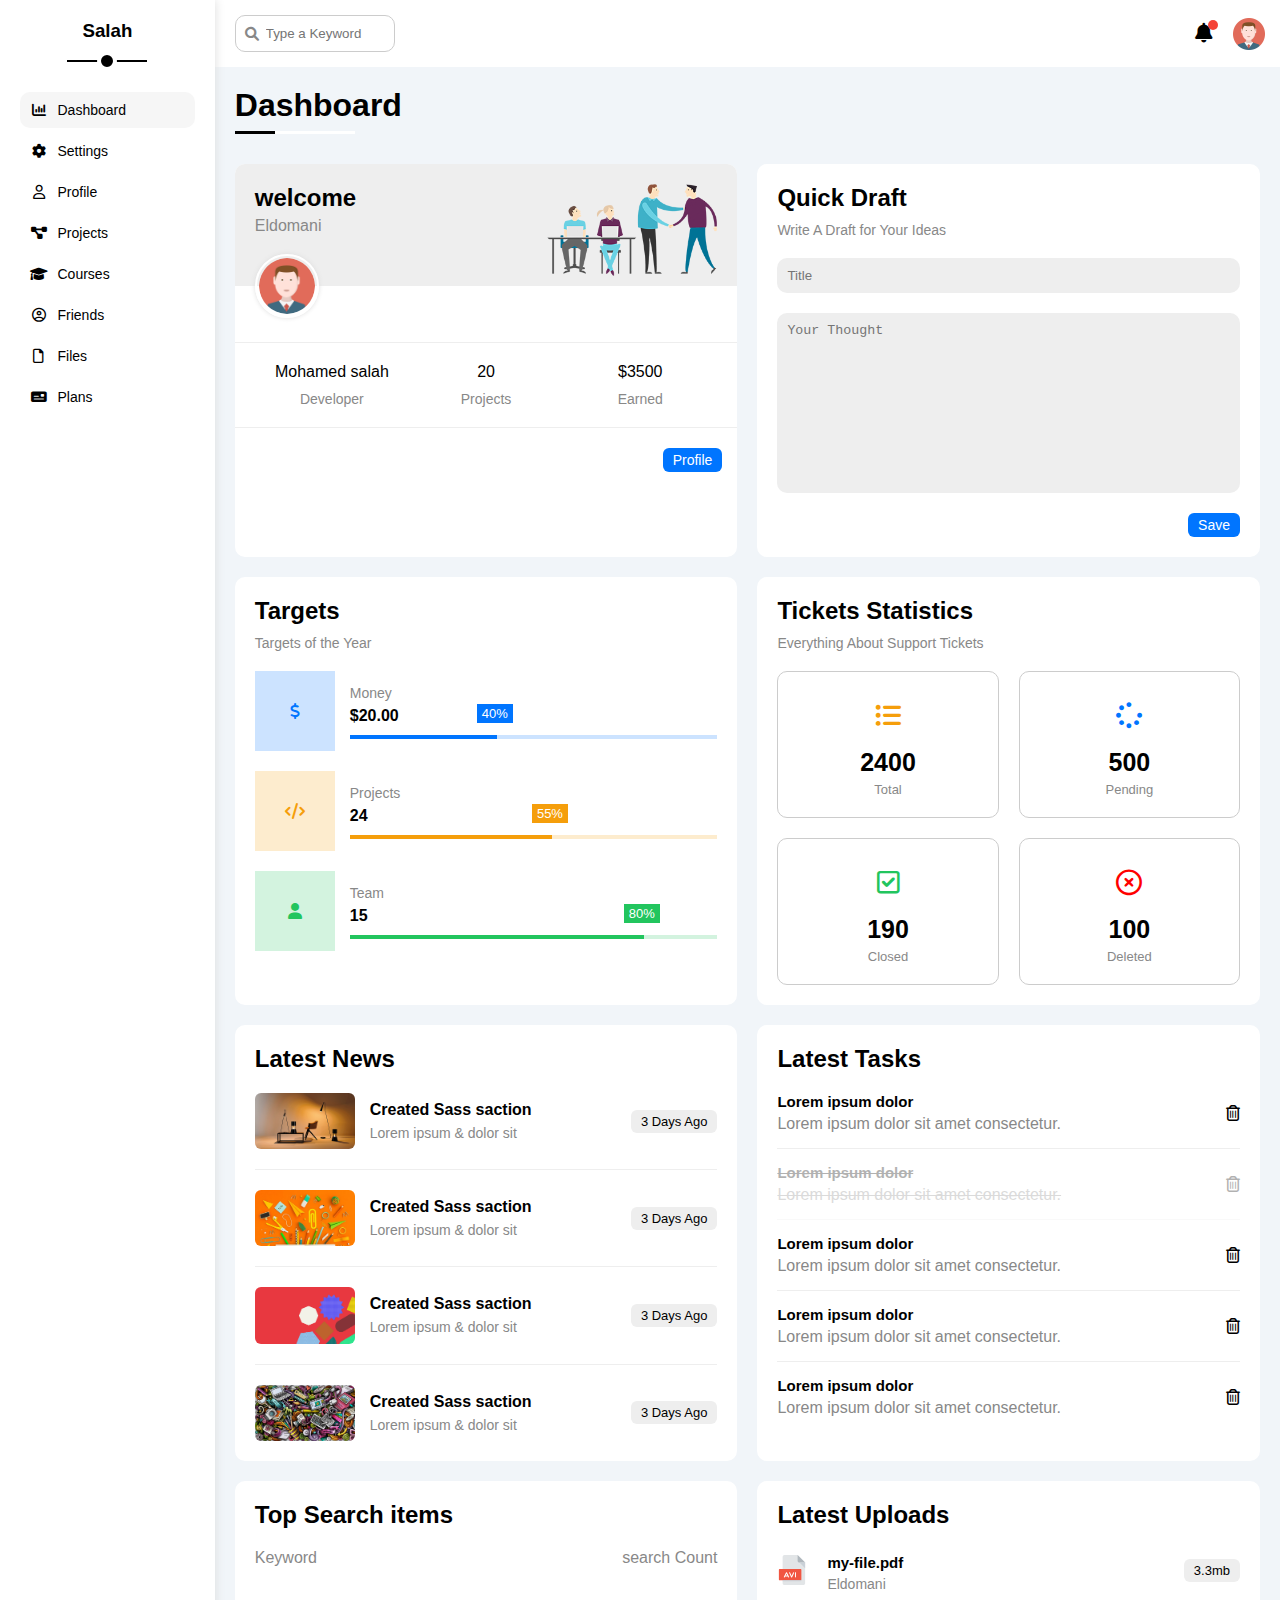
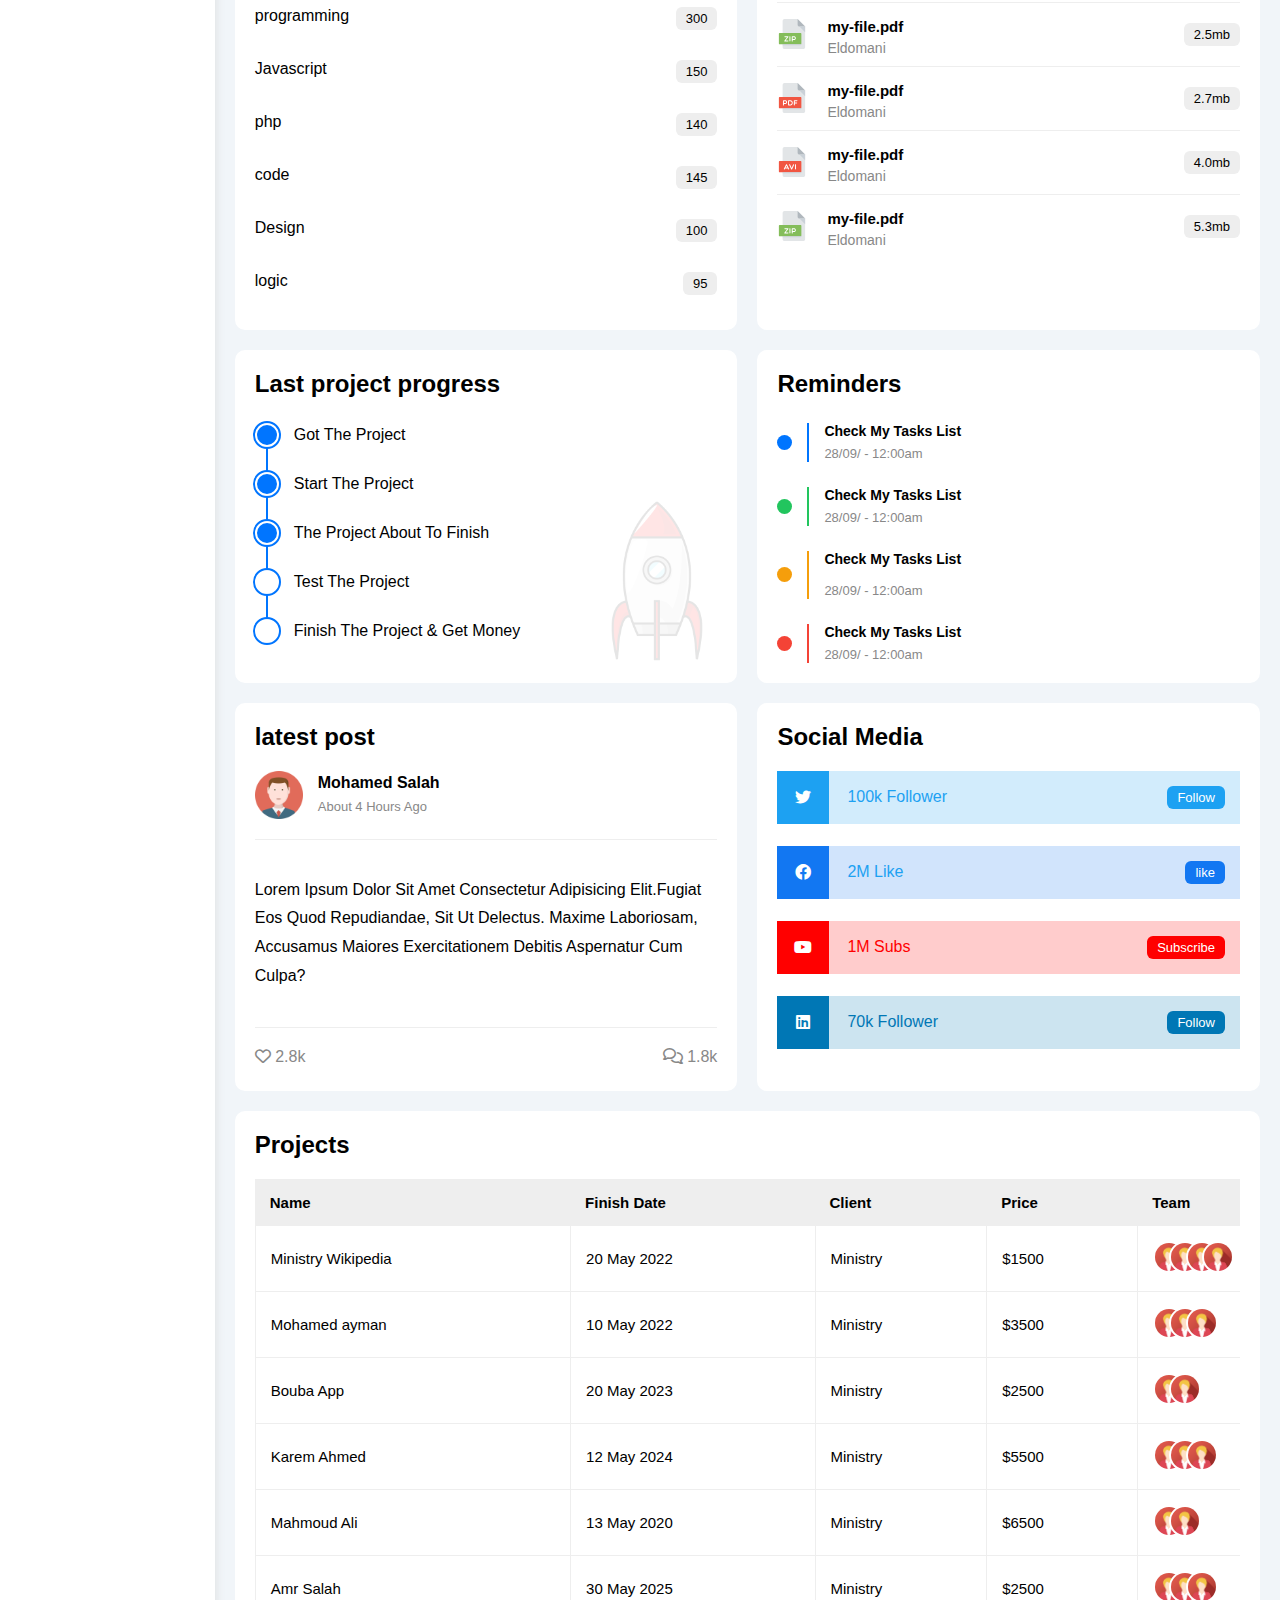
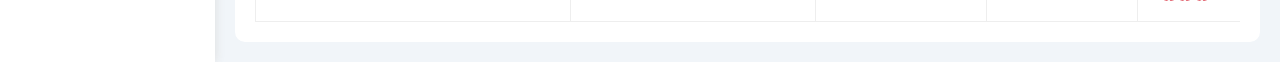
<file: index.html>
<!DOCTYPE html>
<html lang="en">
  <head>
    <meta charset="UTF-8" />
    <meta http-equiv="X-UA-Compatible" content="IE=edge" />
    <meta name="viewport" content="width=device-width, initial-scale=1.0" />
    <title>dash board</title>
    <link rel="stylesheet" href="mastar.css" />
    <link rel="stylesheet" href="Fremwork.css" />
    <link rel="preconnect" href="https://fonts.googleapis.com" />
    <link rel="preconnect" href="https://fonts.gstatic.com" crossorigin />
    <link
      href="https://fonts.googleapis.com/css2?family=Work+Sans:ital,wght@0,200;0,300;0,400;0,500;0,600;0,800;1,700&display=swap"
      rel="stylesheet"
    />
    <link
      rel="stylesheet"
      href="https://cdnjs.cloudflare.com/ajax/libs/font-awesome/6.0.0/css/all.min.css"
    />
  </head>
  <body>
    <div class="page d-flex">
      <div class="sidebar bg-white p-20 p-relative">
        <h3 class="p-relative txt-c mt-0">Salah</h3>
        <ul>
          <li>
            <a
              class="active d-flex align-centar fs-14 c-black rad-6 p-10"
              href="index.html"
            >
              <i class="fa-solid fa-chart-column fa-fw"></i>
              <span>Dashboard</span>
            </a>
          </li>
          <li>
            <a
              class="d-flex align-centar fs-14 c-black rad-6 p-10"
              href="seteing.html"
            >
              <i class="fa-solid fa-gear fa-fw"></i>
              <span>Settings</span>
            </a>
          </li>
          <li>
            <a
              class="d-flex align-centar fs-14 c-black rad-6 p-10"
              href="Profile.html"
            >
              <i class="fa-regular fa-user fa-fw"></i>
              <span>Profile</span>
            </a>
          </li>
          <li>
            <a
              class="d-flex align-centar fs-14 c-black rad-6 p-10"
              href="projects.html"
            >
              <i class="fa-solid fa-diagram-project fa-fw"></i>
              <span>Projects</span>
            </a>
          </li>
          <li>
            <a
              class="d-flex align-centar fs-14 c-black rad-6 p-10"
              href="Courses.html"
            >
              <i class="fa-solid fa-graduation-cap fa-fw"></i>
              <span>Courses</span>
            </a>
          </li>
          <li>
            <a
              class="d-flex align-centar fs-14 c-black rad-6 p-10"
              href="Friends.html"
            >
              <i class="fa-regular fa-circle-user fa-fw"></i>
              <span>Friends</span>
            </a>
          </li>
          <li>
            <a
              class="d-flex align-centar fs-14 c-black rad-6 p-10"
              href="Fies.html"
            >
              <i class="fa-regular fa-file fa-fw"></i>
              <span>Files</span>
            </a>
          </li>
          <li>
            <a
              class="d-flex align-centar fs-14 c-black rad-6 p-10"
              href="Plans.html"
            >
              <i class="fa-solid fa-money-check fa-fw"></i>
              <span>Plans</span>
            </a>
          </li>
        </ul>
      </div>

      <div class="content w-full">
        <!-- start head -->
        <div class="head bg-white p-15 between-flex">
          <div class="shearch p-relative">
            <i class="fa-solid fa-magnifying-glass fa-lg"></i>
            <input class="p-10" type="search" placeholder="Type a Keyword" />
          </div>
          <div class="icons d-flex align-centar">
            <span class="notiffication p-relative">
              <i class="fa-solid fa-bell fa-lg"></i>
            </span>
            <img src="imegs/avatar.png " alt="" />
          </div>
        </div>
        <!-- end head -->
        <h1 class="p-relative">Dashboard</h1>
        <div class="wrapper d-grid gap-20">
          <!-- start welcom widget -->
          <div class="welcome bg-white rad-10 txt-c-mobile block-mobile">
            <div class="intro p-20 d-flex space-between bg-eee">
              <div>
                <h2 class="m-0">welcome</h2>
                <p class="c-grey mt-5">Eldomani</p>
              </div>
              <img class="hide-moile" src="imegs/welcome.png" alt="" />
            </div>
            <img src="imegs/avatar.png"  class="avatar"  alt="">
            <div class="body txt-c d-flex p-20 mt-20 mb-20 block-mobile">
              <div>
                Mohamed salah
                <span class="d-block c-grey fs-14 mt-10">Developer</span>
              </div>
              <div>
                20 <span class="d-block c-grey fs-14 mt-10"> Projects</span>
              </div>
              <div>
                $3500 <span class="d-block c-grey fs-14 mt-10">Earned</span>
              </div>
              </div>
              <a
                href="profile.html"
                class="visit d-block fs-14 bg-blue c-white w-fit btn-shape"
                >Profile</a
              >
            </div>
            <!-- end welcom widget -->
            <!-- start Quick draft widget -->
            <div class="quick-draft p-20 bg-white rad-10">
              <h2 class="mt-0 mb-10"> Quick Draft</h2>
              <P class="mt-0 mb-20 c-grey fs-14">Write A Draft for Your Ideas</P>
              <form>
                <input class="d-block mb-20 w-full p-10 b-none bg-eee rad-6" type="text" placeholder="Title">
                <textarea class="d-block mb-20 w-full p-10 b-none bg-eee rad-6" placeholder="Your Thought"></textarea>
              <input class="Save d-block  fs-14 bg-blue c-white b-none w-fit btn-shape" type="submit" value="Save">
              </form>
            </div>
            <!-- end Quick draft widget -->
            <!-- start targets -->
            <div class="targets p-20 bg-white rad-10">
              <h2 class="mt-0 mb-10">Targets</h2>
              <p class=" mt-0 mb-20 c-grey fs-14 ">Targets of the Year</p>
              <div class="targets-row mb-20 blue center-flex">
                <div class="icon center-flex">
                  <i class="fa-solid fa-dollar-sign c-blue"></i>
                </div>
                <div class="details">
                  <span class="fs-14 c-grey">Money</span>
                  <span class="d-block mt-5 mb-10 fw-bold">$20.00</span>
                  <div class="progress p-relative">
                    <span class="bg-blue blue" style="width: 40%;">
                      <span class="bg-blue">40%</span>
                    </span>
                  </div>
                </div>
              </div>
              <div class="targets-row mb-20 orange center-flex">
                <div class="icon center-flex">
                  <i class="fa-solid fa-code c-orange"></i>
                </div>
                <div class="details">
                  <span class="fs-14 c-grey">Projects</span>
                  <span class="d-block mt-5 mb-10 fw-bold">24</span>
                  <div class="progress p-relative">
                    <span class="bg-orange orange" style="width: 55%;">
                      <span class="bg-orange">55%</span>
                    </span>
                  </div>
                </div>
              </div>
              <div class="targets-row mb-20 green center-flex">
                <div class="icon center-flex">
                  <i class="fa-solid fa-user c-green"></i>
                </div>
                <div class="details">
                  <span class="fs-14 c-grey">Team</span>
                  <span class="d-block mt-5 mb-10 fw-bold">15</span>
                  <div class="progress p-relative">
                    <span class="bg-green green" style="width: 80%;">
                      <span class="bg-green">80%</span>
                    </span>
                  </div>
                </div>
              </div>
            </div>
            <!-- end targets -->
            <!-- start ticket widget -->
            <div class="tickets p-20 bg-white rad-10">
            <h2 class="mt-0 mb-10">Tickets Statistics</h2>
            <p class="mt-0 mb-20 c-grey fs-14 ">Everything About Support Tickets</p>
            <div class="d-flex txt-c gap-20 f-wrap">
              <div class="box p-20 rad-10 fs-13 c-grey">
                <i class="fa-solid fa-list-ul fa-2x mb-10 c-orange p-10"></i>
                <span class="d-block c-black fw-bold fs-25 mb-5">2400</span>
                Total
              </div>
              
                <div class="box p-20 rad-10 fs-13 c-grey">
                  <i class="fa-solid fa-spinner fa-2x mb-10 c-blue p-10"></i>
                  <span class="d-block c-black fw-bold fs-25 mb-5">500</span>
                Pending
                </div>
                
                  <div class="box p-20 rad-10 fs-13 c-grey">
                    <i class="fa-regular fa-square-check fa-2x mb-10 c-green p-10"></i>
                    <span class="d-block c-black fw-bold fs-25 mb-5">190</span>
                Closed
                  </div>
                  
                    <div class="box p-20 rad-10 fs-13 c-grey">
                      <i class="fa-regular fa-circle-xmark fa-2x mb-10 c-red p-10"></i>
                      <span class="d-block c-black fw-bold fs-25 mb-5">100</span>
                    Deleted
                  </div>
                </div>
              </div>
            <!-- end ticket widget -->
            <!-- start latest news -->
            <div class="latest-news p-20 bg-white rad-10 txt-c-mobile">
              <h2 class="mt-0 mb-20">Latest News</h2>
              <div class="news-row d-flex align-centar">
                <img src="imegs/news-01.png" alt="">
                <div class="info">
                  <h3>  Created Sass saction</h3>
                  <p class="m-0 fs-14 c-grey">Lorem ipsum & dolor sit</p>
                </div>
                <div class="btn-shape bg-eee fs-13 label1">3 Days Ago</div>
              </div>
              <div class="news-row d-flex align-centar">
                <img src="imegs/news-02.png" alt="">
                <div class="info">
                  <h3>  Created Sass saction</h3>
                  <p class="m-0 fs-14 c-grey">Lorem ipsum & dolor sit</p>
                </div>
                <div class="btn-shape bg-eee fs-13 label1">3 Days Ago</div>
              </div>
              <div class="news-row d-flex align-centar">
                <img src="imegs/news-03.png" alt="">
                <div class="info">
                  <h3>  Created Sass saction</h3>
                  <p class="m-0 fs-14 c-grey">Lorem ipsum & dolor sit</p>
                </div>
                <div class="btn-shape bg-eee fs-13 label1">3 Days Ago</div>
              </div>
              <div class="news-row d-flex align-centar">
                <img src="imegs/news-04.png" alt="">
                <div class="info">
                  <h3>  Created Sass saction</h3>
                  <p class="m-0 fs-14 c-grey">Lorem ipsum & dolor sit</p>
                </div>
                <div class="btn-shape bg-eee fs-13 label1">3 Days Ago</div>
              </div>
            </div>
            <!-- end latest news -->
            <!-- start tasks -->
            <div class="tasks p-20 bg-white rad-10 ">
              <h2 class="mt-0 mb-20">Latest Tasks </h2>
              <div class="tasks-row between-flex">
                <div class="info">
                <h3 class="mt-0 mb-5 fs-15">Lorem ipsum dolor</h3>
                <p class="m-0 c-grey">Lorem ipsum dolor sit amet consectetur.</p>
                </div>
                <i class="fa-regular fa-trash-can delete"></i>
              </div>
              <div class="tasks-row between-flex done">
                <div class="info">
                <h3 class="mt-0 mb-5 fs-15">Lorem ipsum dolor</h3>
                <p class="m-0 c-grey">Lorem ipsum dolor sit amet consectetur.</p>
                </div>
                <i class="fa-regular fa-trash-can delete"></i>
              </div>
              <div class="tasks-row between-flex">
                <div class="info">
                <h3 class="mt-0 mb-5 fs-15">Lorem ipsum dolor</h3>
                <p class="m-0 c-grey">Lorem ipsum dolor sit amet consectetur.</p>
                </div>
                <i class="fa-regular fa-trash-can delete"></i>
              </div>
              <div class="tasks-row between-flex">
                <div class="info">
                <h3 class="mt-0 mb-5 fs-15">Lorem ipsum dolor</h3>
                <p class="m-0 c-grey">Lorem ipsum dolor sit amet consectetur.</p>
                </div>
                <i class="fa-regular fa-trash-can delete"></i>
              </div>
              <div class="tasks-row between-flex">
                <div class="info">
                <h3 class="mt-0 mb-5 fs-15">Lorem ipsum dolor</h3>
                <p class="m-0 c-grey">Lorem ipsum dolor sit amet consectetur.</p>
                </div>
                <i class="fa-regular fa-trash-can delete"></i>
              </div>
            </div>
            <!-- end tasks -->
            <!-- start search items -->
            <div class="search p-20 bg-white rad-10 txt-c-mobile">
              <h2 class="mt-0 mb-20">Top Search items</h2>
              <div class="items-head d-flex space-between c-grey mb-10">
                <div>Keyword</div>
                <div>search Count</div>
              </div>
                <div class="items d-flex space-between pt-15 pb-15">
                  <span>programming</span>
                  <span class="bg-eee fs-13 btn-shape">300</span>
                </div>
                <div class="items d-flex space-between  pt-15 pb-15">
                  <span>Javascript</span>
                  <span class="bg-eee fs-13 btn-shape">150</span>
                </div>
                <div class="items d-flex space-between  pt-15 pb-15">
                  <span>php</span>
                  <span class="bg-eee fs-13 btn-shape">140</span>
                </div>
                <div class="items d-flex space-between  pt-15 pb-15">
                  <span>code</span>
                  <span class="bg-eee fs-13 btn-shape">145</span>
                </div>
                <div class="items d-flex space-between  pt-15 pb-15">
                  <span>Design</span>
                  <span class="bg-eee fs-13 btn-shape">100</span>
                </div>
                <div class="items d-flex space-between  pt-15 pb-15">
                  <span>logic</span>
                  <span class="bg-eee fs-13 btn-shape">95</span>
                </div>
              </div>
              <!-- end search items -->
              <!-- start latest Uploads -->
              <div class="latest p-20 bg-white rad-10 txt-c-mobile">
                <h2 class="mt-0 mb-20">Latest Uploads</h2>
                <div class="latest-Uploads d-flex align-centar">
                  <img src="imegs/1.svg" alt="">
                  <div class="info">
                    <h3 class="mb-5 fs-15 mt-5">my-file.pdf</h3>
                    <p class="m-0 fs-14 c-grey">Eldomani</p>  
                  </div>
                  <div class="btn-shape bg-eee fs-13 label1">3.3mb</div>
                </div>
                <div class="latest-Uploads d-flex align-centar">
                  <img src="imegs/2.svg" alt="">
                  <div class="info">
                    <h3 class="mb-5 fs-15 mt-5">my-file.pdf</h3>
                    <p class="m-0 fs-14 c-grey">Eldomani</p>  
                  </div>
                  <div class="btn-shape bg-eee fs-13 label1">2.5mb</div>
                </div>
                <div class="latest-Uploads d-flex align-centar">
                  <img src="imegs/3.svg" alt="">
                  <div class="info">
                    <h3 class="mb-5 fs-15 mt-5">my-file.pdf</h3>
                    <p class="m-0 fs-14 c-grey">Eldomani</p>  
                  </div>
                  <div class="btn-shape bg-eee fs-13 label1">2.7mb</div>
                </div>
                <div class="latest-Uploads d-flex align-centar">
                  <img src="imegs/1.svg" alt="">
                  <div class="info">
                    <h3 class="mb-5 fs-15 mt-5">my-file.pdf</h3>
                    <p class="m-0 fs-14 c-grey">Eldomani</p>  
                  </div>
                  <div class="btn-shape bg-eee fs-13 label1">4.0mb</div>
                </div>
                <div class="latest-Uploads d-flex align-centar">
                  <img src="imegs/2.svg" alt="">
                  <div class="info">
                    <h3 class="mb-5 fs-15 mt-5">my-file.pdf</h3>
                    <p class="m-0 fs-14 c-grey">Eldomani</p>  
                  </div>
                  <div class="btn-shape bg-eee fs-13 label1">5.3mb</div>
                </div>
              </div>
              <!-- end latest Uploads --> 
              <!-- start last project widget -->
                <div class="last-project p-20 bg-white rad-10 p-relative ">
                  <h2 class="mt-0 mb-20">Last project progress</h2>
                  <ul class="m-0 p-relative">
                    <li class="mt-25 d-flex align-centar done">Got The Project</li>
                    <li class="mt-25 d-flex align-centar done">Start The Project </li>
                    <li class="mt-25 d-flex align-centar done">The Project About To Finish</li>
                    <li class="mt-25 d-flex align-centar current">Test The Project </li>
                    <li class="mt-25 d-flex align-centar">Finish The Project & Get Money</li>
                  </ul>
                  <img class="launch-icon" src="imegs/pngeAgg (1).png" alt="">
                </div>
              <!-- end last project widget -->
              <!-- start reminders -->
              <div class="reminders bg-white p-20 rad-10 p-relative">
                <h2 class="mt-0 mb-25">Reminders</h2>
                <ul class=" m-0 p">
                  <li class="d-flex align-centar mt-25">
                    <span class="key bg-blue mr-15 d-block rad-half"></span>
                    <div class="pl-15 blue">
                      <p class="fs-14 fw-bold mt-0 mb-5"> Check My Tasks List</p>
                      <span class="c-grey fs-13">28/09/ - 12:00am</span>
                    </div>
                  </li>
                  <li class="d-flex align-centar mt-25">
                    <span class="key bg-green mr-15 d-block rad-half"></span>
                    <div class="pl-15 green">
                      <p class="fs-14 fw-bold mt-0 mb-5"> Check My Tasks List</p>
                      <span class="c-grey fs-13">28/09/ - 12:00am</span>
                    </div>
                  </li>
                  <li class="d-flex align-centar mt-25">
                    <span class="key bg-orange mr-15 d-block rad-half"></span>
                    <div class="pl-15 orange">
                      <p class="fs-14 fw-bold mt-0 mb-25"> Check My Tasks List</p>
                      <span class="c-grey fs-13">28/09/ - 12:00am</span>
                    </div>
                  </li>
                  <li class="d-flex align-centar mt-25">
                    <span class="key bg-red mr-15 d-block rad-half"></span>
                    <div class="pl-15 red">
                      <p class="fs-14 fw-bold mt-0 mb-5"> Check My Tasks List</p>
                      <span class="c-grey fs-13">28/09/ - 12:00am</span>
                    </div>
                  </li>
                </ul>
              </div>
              <!-- end reminders -->
              <!-- start latest post -->
              <div class="latest-post bg-white p-20 rad-10 p-relative">
                <h2 class="mt-0 mb-25">latest post</h2>
                  <div class="top d-flex align-centar">
                    <img class="avatar mr-15" src="imegs/avatar.png" alt="">
                    <div class="info">
                      <span class="d-block mb-5 fw-bold ">Mohamed Salah</span>
                      <span class="c-grey fs-13">About 4 Hours Ago</span>
                    </div>
                  </div>
                  <div class="post-content txt-c-mobile pt-20 pb-20 mt-20 mb-20 ">
                    <p>Lorem ipsum dolor sit amet consectetur adipisicing elit.fugiat eos quod 
                      repudiandae, sit ut delectus. Maxime laboriosam, accusamus maiores exercitationem 
                      debitis aspernatur cum culpa?</p>
                  </div>
                  <div class="post-stats between-flex c-grey">
                    <div>
                    <i class="fa-regular fa-heart"></i>
                    <span> 2.8k</span>
                  </div>
                  <div>
                    <i class="fa-regular fa-comments"></i>
                    <span> 1.8k</span>
                </div>
                </div>
                </div>
                <!-- end latest post -->
                <!-- start social media -->
                <div class="social-media bg-white p-20 rad-10 p-relative">
                  <h2 class="mt-0 mb-25">Social Media</h2>
                  <div class="box twitter p-15 p-relative mb-10 between-flex center-flex">
                    <i class="fa-brands fa-twitter c-white h-full "></i>
                    <span>100k Follower</span>
                    <a class="fs-13 c-white btn-shape" href="#">Follow</a>
                  </div>
                  <div class="box Facebook p-15 p-relative mb-10 between-flex center-flex">
                    <i class="fa-brands fa-facebook c-white h-full"></i>
                    <span>2M Like</span>
                    <a class="fs-13 c-white btn-shape" href="#">like</a>
                  </div>
                  <div class="box Youtube  p-15 p-relative mb-10 between-flex center-flex">
                    <i class="fa-brands fa-youtube c-white h-full"></i>
                    <span>1M Subs</span>
                    <a class="fs-13 c-white btn-shape" href="#">Subscribe</a>
                  </div>
                  <div class="box linkedin p-15 p-relative mb-10 between-flex center-flex">
                    <i class="fa-brands fa-linkedin c-white h-full"></i>
                    <span>70k Follower</span>
                    <a class="fs-13 c-white btn-shape" href="#">Follow</a>
                  </div>
                </div>
                <!-- end social media -->

              </div>
              <!-- star projects table -->
                  <div class="projects p-20 bg-white rad-10 m-20">
                    <h2 class="mt-0 mb-20">Projects</h2>
                    <div class="responsive-table">
                      <table class="fs-15 w-fit">
                        <thead>
                          <tr>
                            <td>Name</td>
                            <td>Finish Date</td>
                            <td>Client</td>
                            <td>Price</td>
                            <td>Team</td>
                            <td>Status</td>
                          </tr>
                        </thead>
                        <tbody>
                          <tr>
                            <td>Ministry Wikipedia</td>
                            <td>20 May 2022</td>
                            <td>Ministry</td>
                            <td>$1500</td>
                            <td>
                              <img src="imegs/team-05.png" alt="">
                              <img src="imegs/team-05.png" alt="">
                              <img src="imegs/team-05.png" alt="">
                              <img src="imegs/team-05.png" alt="">
                            </td>
                            <td>
                              <span class="labol1 btn-shape bg-orange c-white"> Pending</span>
                            </td>
                          </tr>
                          <tr>
                            <td>Mohamed ayman</td>
                            <td>10 May 2022</td>
                            <td>Ministry</td>
                            <td>$3500</td>
                            <td>
                              <img src="imegs/team-05.png" alt="">
                              <img src="imegs/team-05.png" alt="">
                              <img src="imegs/team-05.png" alt="">
                              
                            </td>
                            <td>
                              <span class="labol1 btn-shape bg-green c-white"> In Progress</span>
                            </td>
                          </tr>
                          <tr>
                            <td>Bouba App</td>
                            <td>20 May 2023</td>
                            <td>Ministry</td>
                            <td>$2500</td>
                            <td>
                              <img src="imegs/team-05.png" alt="">
                              <img src="imegs/team-05.png" alt="">
                              
                            </td>
                            <td>
                              <span class="labol1 btn-shape bg-red c-white"> Completed</span>
                            </td>
                          </tr>
                          <tr>
                            <td>Karem Ahmed</td>
                            <td>12 May 2024</td>
                            <td>Ministry</td>
                            <td>$5500</td>
                            <td>
                              <img src="imegs/team-05.png" alt="">
                              <img src="imegs/team-05.png" alt="">
                              <img src="imegs/team-05.png" alt="">
                              
                            </td>
                            <td>
                              <span class="labol1 btn-shape bg-blue c-white">Completed</span>
                            </td>
                          </tr>
                          <tr>
                            <td>Mahmoud Ali</td>
                            <td>13 May 2020</td>
                            <td>Ministry</td>
                            <td>$6500</td>
                            <td>
                              <img src="imegs/team-05.png" alt="">
                              <img src="imegs/team-05.png" alt="">
                              
                            </td>
                            <td>
                              <span class="labol1 btn-shape bg-green c-white"> Rejected</span>
                            </td>
                          </tr>
                          <tr>
                            <td>Amr Salah</td>
                            <td>30 May 2025</td>
                            <td>Ministry</td>
                            <td>$2500</td>
                            <td>
                              <img src="imegs/team-05.png" alt="">
                              <img src="imegs/team-05.png" alt="">
                              <img src="imegs/team-05.png" alt="">
                              
                            </td>
                            <td>
                              <span class="labol1 btn-shape bg-orange c-white"> Completed</span>
                            </td>
                          </tr>
                          
                        </tbody>
                      </table>
                    </div>
                  </div>
              <!-- end projects table -->
            </div>
          </div>
        </div> 
      </div>
    </body>
  </html>
</file>
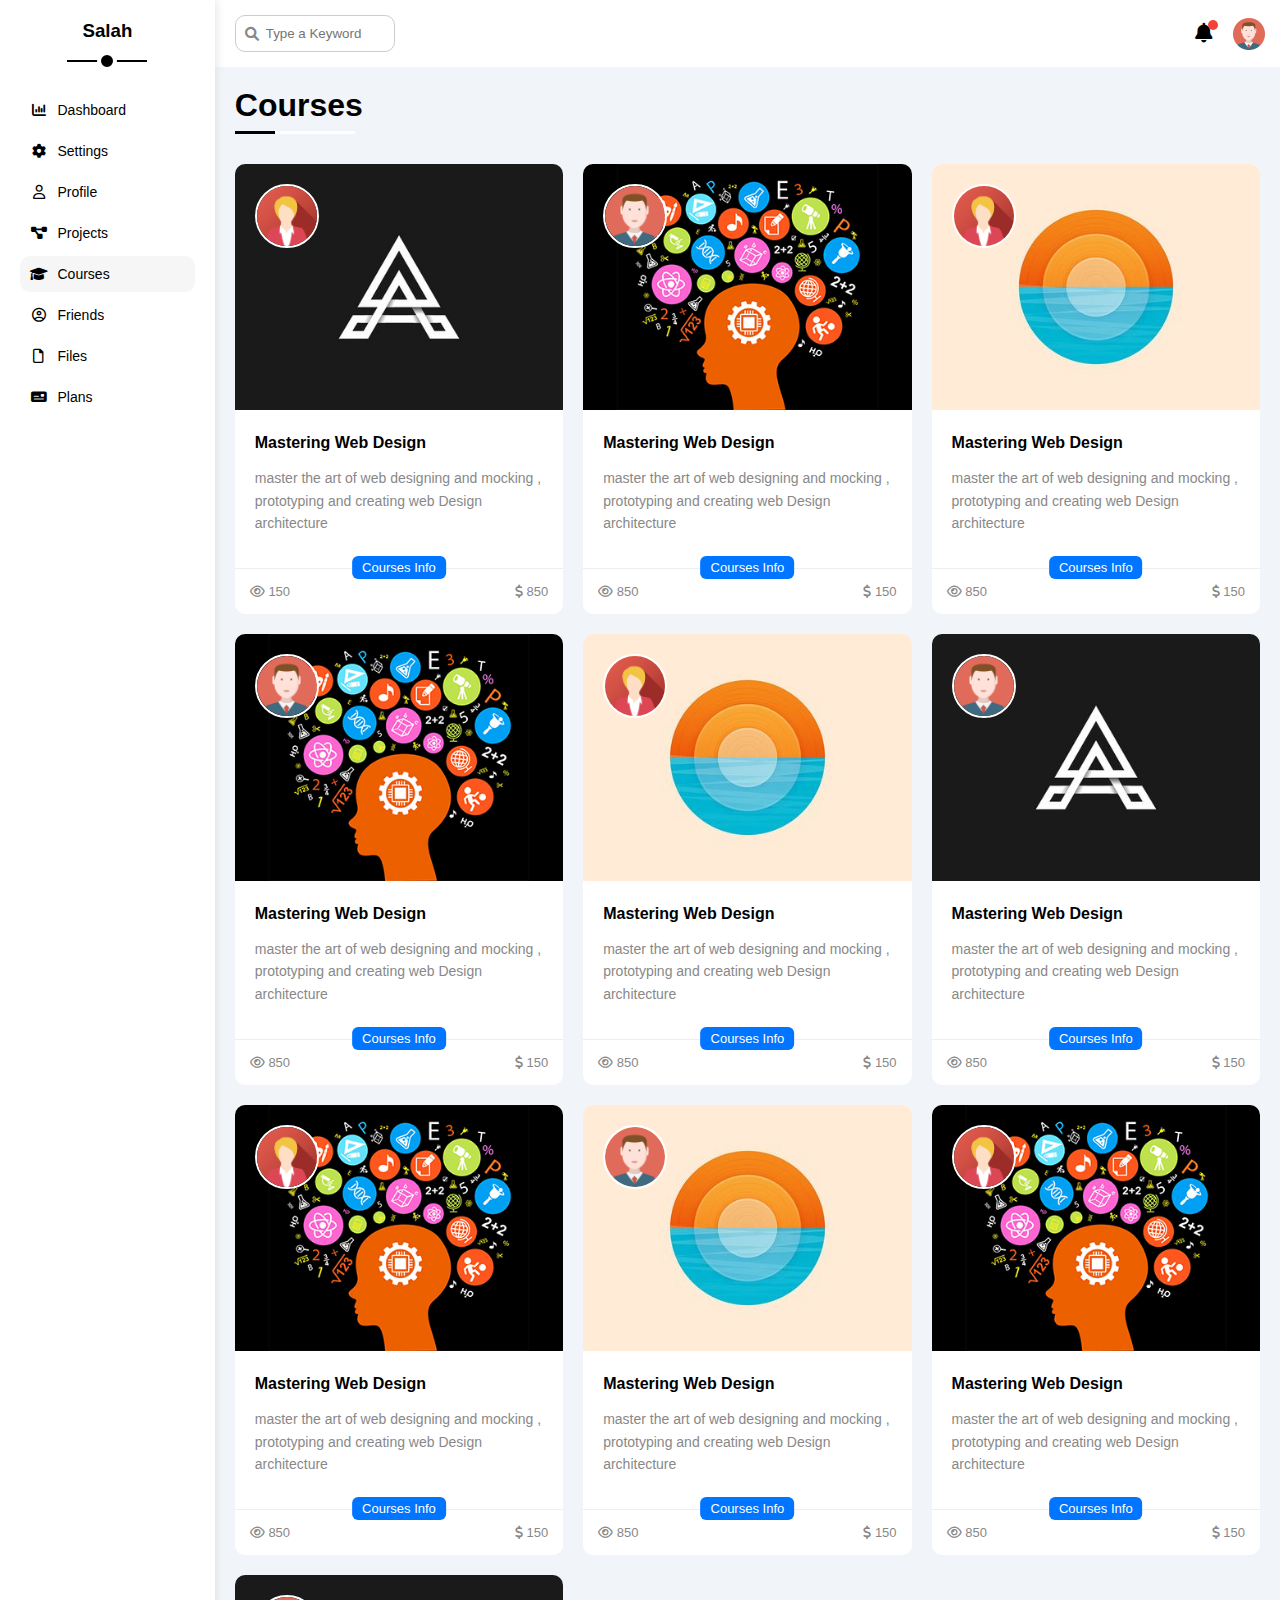
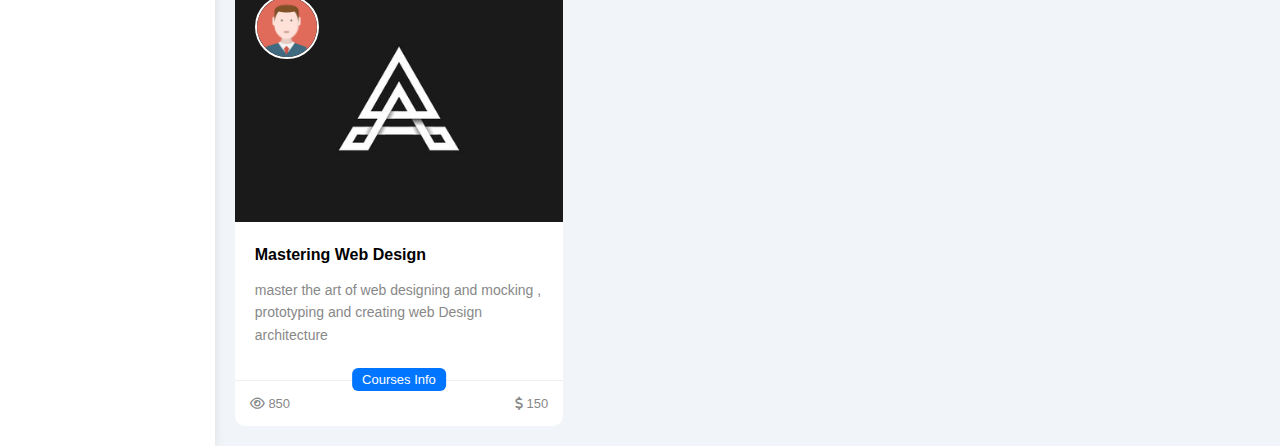
<file: Courses.html>
<!DOCTYPE html>
<html lang="en">
  <head>
    <meta charset="UTF-8" />
    <meta http-equiv="X-UA-Compatible" content="IE=edge" />
    <meta name="viewport" content="width=device-width, initial-scale=1.0" />
    <title>Courses</title>
    <link rel="stylesheet" href="mastar.css" />
    <link rel="stylesheet" href="Fremwork.css" />
    <link rel="preconnect" href="https://fonts.googleapis.com" />
    <link rel="preconnect" href="https://fonts.gstatic.com" crossorigin />
    <link
      href="https://fonts.googleapis.com/css2?family=Work+Sans:ital,wght@0,200;0,300;0,400;0,500;0,600;0,800;1,700&display=swap"
      rel="stylesheet"
    />
    <link
      rel="stylesheet"
      href="https://cdnjs.cloudflare.com/ajax/libs/font-awesome/6.0.0/css/all.min.css"
    />
  </head>
  <body>
    <div class="page d-flex">
      <div class="sidebar bg-white p-20 p-relative">
        <h3 class="p-relative txt-c mt-0">Salah</h3>
        <ul>
          <li>
            <a
              class="d-flex align-centar fs-14 c-black rad-6 p-10"
              href="index.html"
            >
              <i class="fa-solid fa-chart-column fa-fw"></i>
              <span>Dashboard</span>
            </a>
          </li>
          <li>
            <a
              class="d-flex align-centar fs-14 c-black rad-6 p-10"
              href="seteing.html"
            >
              <i class="fa-solid fa-gear fa-fw"></i>
              <span>Settings</span>
            </a>
          </li>
          <li>
            <a
              class="d-flex align-centar fs-14 c-black rad-6 p-10"
              href="Profile.html"
            >
              <i class="fa-regular fa-user fa-fw"></i>
              <span>Profile</span>
            </a>
          </li>
          <li>
            <a
              class="d-flex align-centar fs-14 c-black rad-6 p-10"
              href="projects.html"
            >
              <i class="fa-solid fa-diagram-project fa-fw"></i>
              <span>Projects</span>
            </a>
          </li>
          <li>
            <a
              class="active d-flex align-centar fs-14 c-black rad-6 p-10"
              href="Courses.html"
            >
              <i class="fa-solid fa-graduation-cap fa-fw"></i>
              <span>Courses</span>
            </a>
          </li>
          <li>
            <a
              class="d-flex align-centar fs-14 c-black rad-6 p-10"
              href="Friends.html"
            >
              <i class="fa-regular fa-circle-user fa-fw"></i>
              <span>Friends</span>
            </a>
          </li>
          <li>
            <a
              class="d-flex align-centar fs-14 c-black rad-6 p-10"
              href="Fies.html"
            >
              <i class="fa-regular fa-file fa-fw"></i>
              <span>Files</span>
            </a>
          </li>
          <li>
            <a
              class="d-flex align-centar fs-14 c-black rad-6 p-10"
              href="Plans.html"
            >
              <i class="fa-solid fa-money-check fa-fw"></i>
              <span>Plans</span>
            </a>
          </li>
        </ul>
      </div>

      <div class="content w-full">
        <!-- start head -->
        <div class="head bg-white p-15 between-flex">
          <div class="shearch p-relative">
            <i class="fa-solid fa-magnifying-glass fa-lg"></i>
            <input class="p-10" type="search" placeholder="Type a Keyword" />
          </div>
          <div class="icons d-flex align-centar">
            <span class="notiffication p-relative">
              <i class="fa-solid fa-bell fa-lg"></i>
            </span>
            <img src="imegs/avatar.png " alt="" />
          </div>
        </div>
        <!-- end head -->
        <h1 class="p-relative">Courses</h1>
        <div class="Courses-page d-grid m-20 gap-20">
          <div class="Courses bg-white rad-6 p-relative">
            <img class="cover" src="imegs/course-01.jpg" alt="" />
            <img class="instructor" src="imegs/team-05.png" alt="" />
            <div class="p-20">
              <h4 class="m-0">Mastering Web Design</h4>
              <p class="description c-grey mt-15 fs-14">
                master the art of web designing and mocking , prototyping and
                creating web Design architecture
              </p>
            </div>
            <div class="info p-15 p-relative between-flex">
              <a href="#"
                ><span class="title bg-blue c-white btn-shape"
                  >Courses Info</span
                ></a
              >
              <span class="c-grey">
                <i class="fa-solid fa-dollar-sign"></i>
                850
              </span>
              <span class="c-grey f-order">
                <i class="fa-regular fa-eye"></i>
                150
              </span>
            </div>
          </div>
          <div class="Courses bg-white rad-6 p-relative">
            <img class="cover" src="imegs/course-02.jpg" alt="" />
            <img class="instructor" src="imegs/avatar.png" alt="" />
            <div class="p-20">
              <h4 class="m-0">Mastering Web Design</h4>
              <p class="description c-grey mt-15 fs-14">
                master the art of web designing and mocking , prototyping and
                creating web Design architecture
              </p>
            </div>
            <div class="info p-15 p-relative between-flex">
              <a href="#"
                ><span class="title bg-blue c-white btn-shape"
                  >Courses Info</span
                ></a
              >
              <span class="c-grey f-order">
                <i class="fa-regular fa-eye"></i>
                850
              </span>
              <span class="c-grey">
                <i class="fa-solid fa-dollar-sign"></i>
                150
              </span>
            </div>
          </div>
          <div class="Courses bg-white rad-6 p-relative">
            <img class="cover" src="imegs/course-03.jpg" alt="" />
            <img class="instructor" src="imegs/team-05.png" alt="" />
            <div class="p-20">
              <h4 class="m-0">Mastering Web Design</h4>
              <p class="description c-grey mt-15 fs-14">
                master the art of web designing and mocking , prototyping and
                creating web Design architecture
              </p>
            </div>
            <div class="info p-15 p-relative between-flex">
              <a href="#"
                ><span class="title bg-blue c-white btn-shape"
                  >Courses Info</span
                ></a
              >
              <span class="c-grey f-order">
                <i class="fa-regular fa-eye"></i>
                850
              </span>
              <span class="c-grey">
                <i class="fa-solid fa-dollar-sign"></i>
                150
              </span>
            </div>
          </div>
          <div class="Courses bg-white rad-6 p-relative">
            <img class="cover" src="imegs/course-02.jpg" alt="" />
            <img class="instructor" src="imegs/avatar.png" alt="" />
            <div class="p-20">
              <h4 class="m-0">Mastering Web Design</h4>
              <p class="description c-grey mt-15 fs-14">
                master the art of web designing and mocking , prototyping and
                creating web Design architecture
              </p>
            </div>
            <div class="info p-15 p-relative between-flex">
              <a href="#"
                ><span class="title bg-blue c-white btn-shape"
                  >Courses Info</span
                ></a
              >
              <span class="c-grey f-order">
                <i class="fa-regular fa-eye"></i>
                850
              </span>
              <span class="c-grey">
                <i class="fa-solid fa-dollar-sign"></i>
                150
              </span>
            </div>
          </div>
          <div class="Courses bg-white rad-6 p-relative">
            <img class="cover" src="imegs/course-03.jpg" alt="" />
            <img class="instructor" src="imegs/team-05.png" alt="" />
            <div class="p-20">
              <h4 class="m-0">Mastering Web Design</h4>
              <p class="description c-grey mt-15 fs-14">
                master the art of web designing and mocking , prototyping and
                creating web Design architecture
              </p>
            </div>
            <div class="info p-15 p-relative between-flex">
              <a href="#"
                ><span class="title bg-blue c-white btn-shape"
                  >Courses Info</span
                ></a
              >
              <span class="c-grey f-order">
                <i class="fa-regular fa-eye"></i>
                850
              </span>
              <span class="c-grey">
                <i class="fa-solid fa-dollar-sign"></i>
                150
              </span>
            </div>
          </div>
          <div class="Courses bg-white rad-6 p-relative">
            <img class="cover" src="imegs/course-01.jpg" alt="" />
            <img class="instructor" src="imegs/avatar.png" alt="" />
            <div class="p-20">
              <h4 class="m-0">Mastering Web Design</h4>
              <p class="description c-grey mt-15 fs-14">
                master the art of web designing and mocking , prototyping and
                creating web Design architecture
              </p>
            </div>
            <div class="info p-15 p-relative between-flex">
              <a href="#"
                ><span class="title bg-blue c-white btn-shape"
                  >Courses Info</span
                ></a
              >
              <span class="c-grey f-order">
                <i class="fa-regular fa-eye"></i>
                850
              </span>
              <span class="c-grey">
                <i class="fa-solid fa-dollar-sign"></i>
                150
              </span>
            </div>
          </div>
          <div class="Courses bg-white rad-6 p-relative">
            <img class="cover" src="imegs/course-02.jpg" alt="" />
            <img class="instructor" src="imegs/team-05.png" alt="" />
            <div class="p-20">
              <h4 class="m-0">Mastering Web Design</h4>
              <p class="description c-grey mt-15 fs-14">
                master the art of web designing and mocking , prototyping and
                creating web Design architecture
              </p>
            </div>
            <div class="info p-15 p-relative between-flex">
              <a href="#"
                ><span class="title bg-blue c-white btn-shape"
                  >Courses Info</span
                ></a
              >
              <span class="c-grey f-order">
                <i class="fa-regular fa-eye"></i>
                850
              </span>
              <span class="c-grey">
                <i class="fa-solid fa-dollar-sign"></i>
                150
              </span>
            </div>
          </div>
          <div class="Courses bg-white rad-6 p-relative">
            <img class="cover" src="imegs/course-03.jpg" alt="" />
            <img class="instructor" src="imegs/avatar.png" alt="" />
            <div class="p-20">
              <h4 class="m-0">Mastering Web Design</h4>
              <p class="description c-grey mt-15 fs-14">
                master the art of web designing and mocking , prototyping and
                creating web Design architecture
              </p>
            </div>
            <div class="info p-15 p-relative between-flex">
              <a href="#"
                ><span class="title bg-blue c-white btn-shape"
                  >Courses Info</span
                ></a
              >
              <span class="c-grey f-order">
                <i class="fa-regular fa-eye"></i>
                850
              </span>
              <span class="c-grey">
                <i class="fa-solid fa-dollar-sign"></i>
                150
              </span>
            </div>
          </div>
          <div class="Courses bg-white rad-6 p-relative">
            <img class="cover" src="imegs/course-02.jpg" alt="" />
            <img class="instructor" src="imegs/team-05.png" alt="" />
            <div class="p-20">
              <h4 class="m-0">Mastering Web Design</h4>
              <p class="description c-grey mt-15 fs-14">
                master the art of web designing and mocking , prototyping and
                creating web Design architecture
              </p>
            </div>
            <div class="info p-15 p-relative between-flex">
              <a href="#"
                ><span class="title bg-blue c-white btn-shape"
                  >Courses Info</span
                ></a
              >
              <span class="c-grey f-order">
                <i class="fa-regular fa-eye"></i>
                850
              </span>
              <span class="c-grey">
                <i class="fa-solid fa-dollar-sign"></i>
                150
              </span>
            </div>
          </div>
          <div class="Courses bg-white rad-6 p-relative">
            <img class="cover" src="imegs/course-01.jpg" alt="" />
            <img class="instructor" src="imegs/avatar.png" alt="" />
            <div class="p-20">
              <h4 class="m-0">Mastering Web Design</h4>
              <p class="description c-grey mt-15 fs-14">
                master the art of web designing and mocking , prototyping and
                creating web Design architecture
              </p>
            </div>
            <div class="info p-15 p-relative between-flex">
              <a href="#"
                ><span class="title bg-blue c-white btn-shape"
                  >Courses Info</span
                ></a
              >
              <span class="c-grey f-order">
                <i class="fa-regular fa-eye"></i>
                850
              </span>
              <span class="c-grey">
                <i class="fa-solid fa-dollar-sign"></i>
                150
              </span>
            </div>
          </div>
        </div>
      </div>
    </div>
  </body>
</html>
</file>
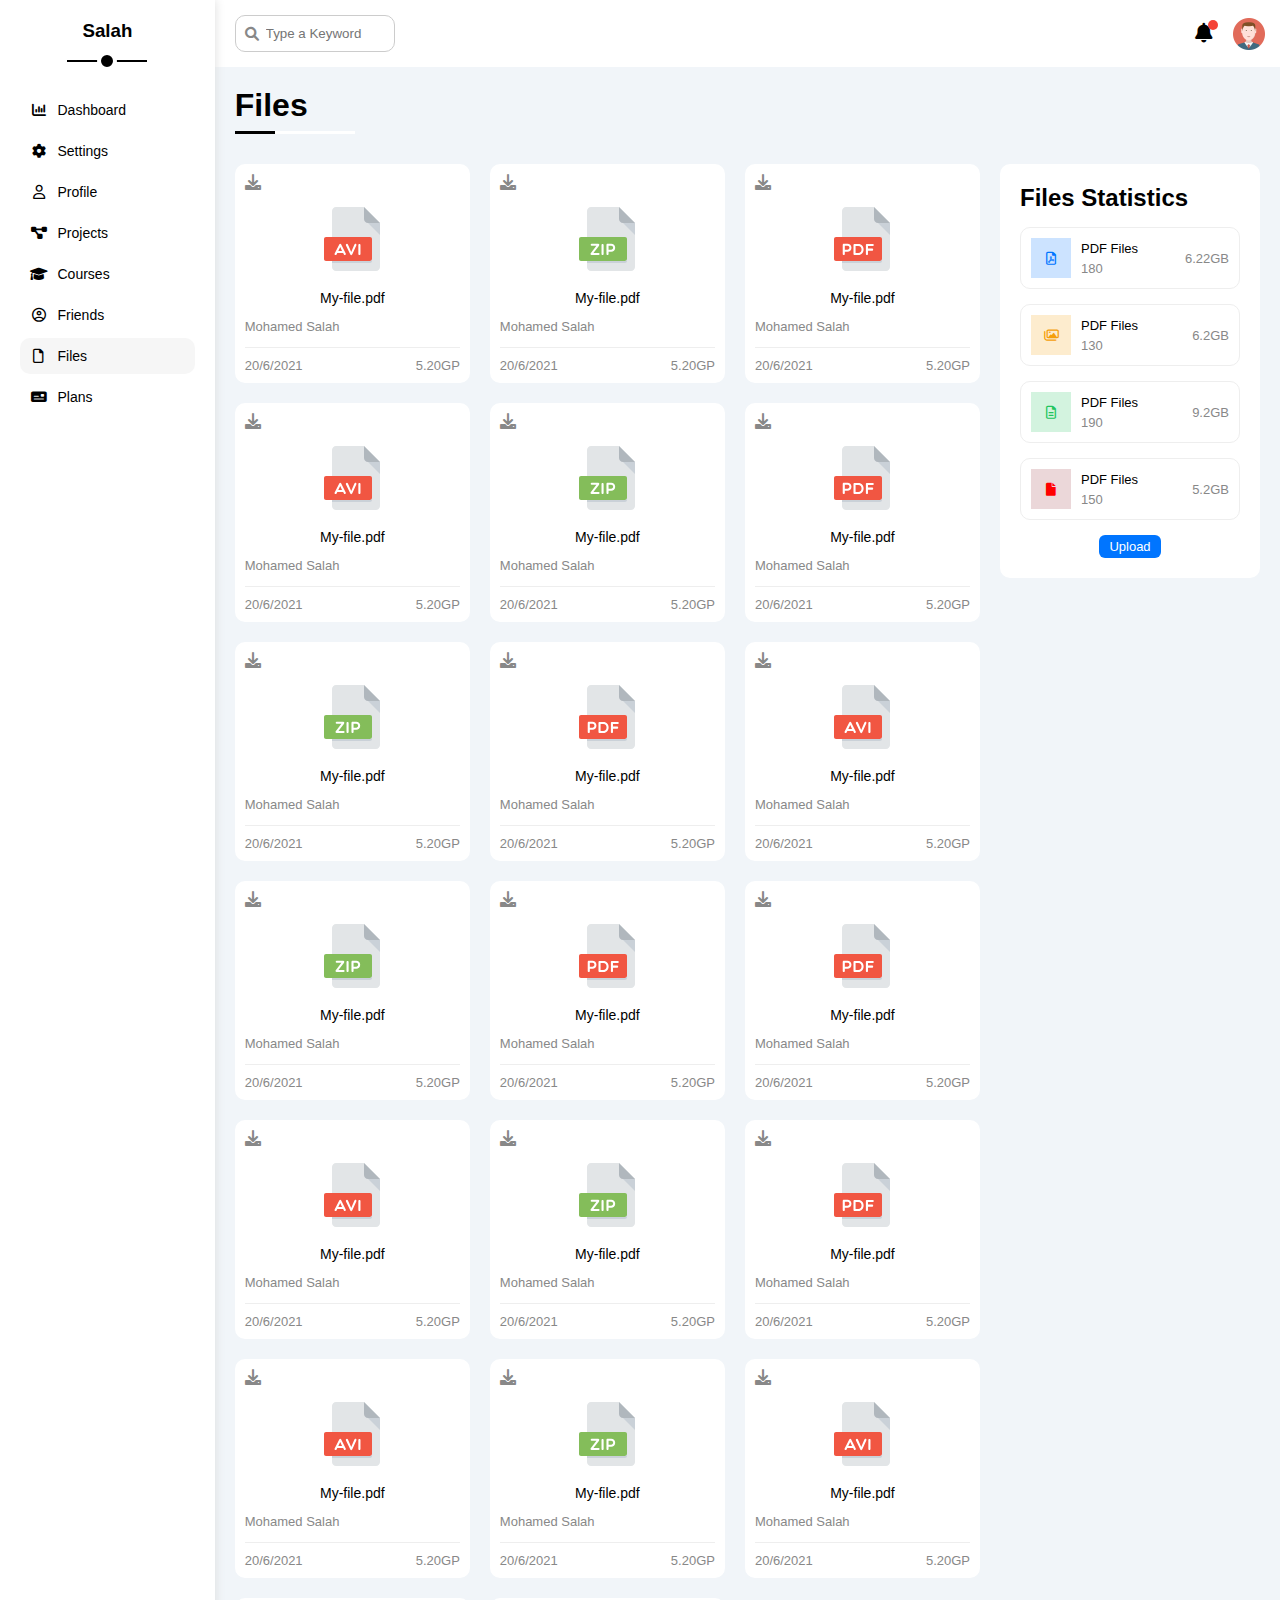
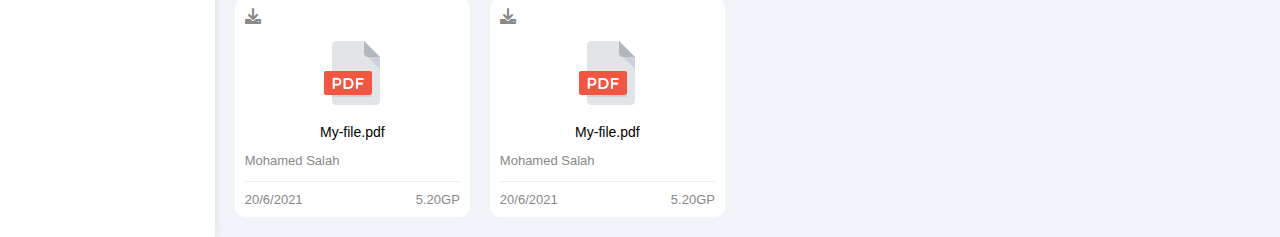
<file: Fies.html>
<!DOCTYPE html>
<html lang="en">
  <head>
    <meta charset="UTF-8" />
    <meta http-equiv="X-UA-Compatible" content="IE=edge" />
    <meta name="viewport" content="width=device-width, initial-scale=1.0" />
    <title>Files</title>
    <link rel="stylesheet" href="mastar.css" />
    <link rel="stylesheet" href="Fremwork.css" />
    <link rel="preconnect" href="https://fonts.googleapis.com" />
    <link rel="preconnect" href="https://fonts.gstatic.com" crossorigin />
    <link
      href="https://fonts.googleapis.com/css2?family=Work+Sans:ital,wght@0,200;0,300;0,400;0,500;0,600;0,800;1,700&display=swap"
      rel="stylesheet"
    />
    <link
      rel="stylesheet"
      href="https://cdnjs.cloudflare.com/ajax/libs/font-awesome/6.0.0/css/all.min.css"
    />
  </head>
  <body>
    <div class="page d-flex">
      <div class="sidebar bg-white p-20 p-relative">
        <h3 class="p-relative txt-c mt-0">Salah</h3>
        <ul>
          <li>
            <a
              class="d-flex align-centar fs-14 c-black rad-6 p-10"
              href="index.html"
            >
              <i class="fa-solid fa-chart-column fa-fw"></i>
              <span>Dashboard</span>
            </a>
          </li>
          <li>
            <a
              class="d-flex align-centar fs-14 c-black rad-6 p-10"
              href="seteing.html"
            >
              <i class="fa-solid fa-gear fa-fw"></i>
              <span>Settings</span>
            </a>
          </li>
          <li>
            <a
              class="d-flex align-centar fs-14 c-black rad-6 p-10"
              href="Profile.html"
            >
              <i class="fa-regular fa-user fa-fw"></i>
              <span>Profile</span>
            </a>
          </li>
          <li>
            <a
              class="d-flex align-centar fs-14 c-black rad-6 p-10"
              href="projects.html"
            >
              <i class="fa-solid fa-diagram-project fa-fw"></i>
              <span>Projects</span>
            </a>
          </li>
          <li>
            <a
              class="d-flex align-centar fs-14 c-black rad-6 p-10"
              href="Courses.html"
            >
              <i class="fa-solid fa-graduation-cap fa-fw"></i>
              <span>Courses</span>
            </a>
          </li>
          <li>
            <a
              class="d-flex align-centar fs-14 c-black rad-6 p-10"
              href="Friends.html"
            >
              <i class="fa-regular fa-circle-user fa-fw"></i>
              <span>Friends</span>
            </a>
          </li>
          <li>
            <a
              class="active d-flex align-centar fs-14 c-black rad-6 p-10"
              href="Fies.html"
            >
              <i class="fa-regular fa-file fa-fw"></i>
              <span>Files</span>
            </a>
          </li>
          <li>
            <a
              class="d-flex align-centar fs-14 c-black rad-6 p-10"
              href="Plans.html"
            >
              <i class="fa-solid fa-money-check fa-fw"></i>
              <span>Plans</span>
            </a>
          </li>
        </ul>
      </div>

      <div class="content w-full">
        <!-- start head -->
        <div class="head bg-white p-15 between-flex">
          <div class="shearch p-relative">
            <i class="fa-solid fa-magnifying-glass fa-lg"></i>
            <input class="p-10" type="search" placeholder="Type a Keyword" />
          </div>
          <div class="icons d-flex align-centar">
            <span class="notiffication p-relative">
              <i class="fa-solid fa-bell fa-lg"></i>
            </span>
            <img src="imegs/avatar.png " alt="" />
          </div>
        </div>
        <!-- end head -->
        <h1 class="p-relative">Files</h1>
        <div class="files-page d-flex m-20 gap-20">
          <div class="files-stats p-20 bg-white rad-10">
            <h2 class="mt-0 mb-15 txt-c-mobile">Files Statistics</h2>
            <div class="d-flex align-centar border-eee p-10 rad-6 mb-15 fs-13">
              <i
                style="display: flex"
                class="fa-regular fa-file-pdf blue center-flex c-blue icon"
              ></i>
              <div class="info">
                <span>PDF Files</span>
                <span class="c-grey d-block mt-5">180</span>
              </div>
              <div class="size c-grey">6.22GB</div>
            </div>
            <div class="d-flex align-centar border-eee p-10 rad-6 mb-15 fs-13">
              <i
                style="display: flex"
                class="fa-regular fa-images orange center-flex c-orange icon"
              ></i>
              <div class="info">
                <span>PDF Files</span>
                <span class="c-grey d-block mt-5">130</span>
              </div>
              <div class="size c-grey">6.2GB</div>
            </div>
            <div class="d-flex align-centar border-eee p-10 rad-6 mb-15 fs-13">
              <i
                style="display: flex"
                class="fa-regular fa-file-lines green center-flex c-green icon"
              ></i>
              <div class="info">
                <span>PDF Files</span>
                <span class="c-grey d-block mt-5">190</span>
              </div>
              <div class="size c-grey">9.2GB</div>
            </div>
            <div class="d-flex align-centar border-eee p-10 rad-6 mb-15 fs-13">
              <i
                style="display: flex"
                class="fa-solid fa-file red center-flex c-red icon"
              ></i>
              <div class="info">
                <span>PDF Files</span>
                <span class="c-grey d-block mt-5">150</span>
              </div>
              <div class="size c-grey">5.2GB</div>
            </div>
            <a
              class="upload bg-blue c-white fs-13 rad-6 d-block w-fit btn-shape"
              href="#"
            >
              Upload
            </a>
          </div>
          <div class="files-content d-grid gap-20">
            <div class="file bg-white p-10 rad-10">
              <i class="fa-solid fa-download c-grey p-absolut"></i>
              <div class="icon txt-c">
                <img class="mt-15 mb-15" src="imegs/1.svg" />
              </div>
              <div class="txt-c mb-10 fs-14">My-file.pdf</div>
              <p class="c-grey fs-13">Mohamed Salah</p>
              <div class="info between-flex mt-10 pt-10 fs-13 c-grey">
                <span>20/6/2021</span>
                <span>5.20GP</span>
              </div>
            </div>
            <div class="file bg-white p-10 rad-10">
              <i class="fa-solid fa-download c-grey p-absolut"></i>
              <div class="icon txt-c">
                <img class="mt-15 mb-15" src="imegs/2.svg" />
              </div>
              <div class="txt-c mb-10 fs-14">My-file.pdf</div>
              <p class="c-grey fs-13">Mohamed Salah</p>
              <div class="info between-flex mt-10 pt-10 fs-13 c-grey">
                <span>20/6/2021</span>
                <span>5.20GP</span>
              </div>
            </div>
            <div class="file bg-white p-10 rad-10">
              <i class="fa-solid fa-download c-grey p-absolut"></i>
              <div class="icon txt-c">
                <img class="mt-15 mb-15" src="imegs/3.svg" />
              </div>
              <div class="txt-c mb-10 fs-14">My-file.pdf</div>
              <p class="c-grey fs-13">Mohamed Salah</p>
              <div class="info between-flex mt-10 pt-10 fs-13 c-grey">
                <span>20/6/2021</span>
                <span>5.20GP</span>
              </div>
            </div>
            <div class="file bg-white p-10 rad-10">
              <i class="fa-solid fa-download c-grey p-absolut"></i>
              <div class="icon txt-c">
                <img class="mt-15 mb-15" src="imegs/1.svg" />
              </div>
              <div class="txt-c mb-10 fs-14">My-file.pdf</div>
              <p class="c-grey fs-13">Mohamed Salah</p>
              <div class="info between-flex mt-10 pt-10 fs-13 c-grey">
                <span>20/6/2021</span>
                <span>5.20GP</span>
              </div>
            </div>
            <div class="file bg-white p-10 rad-10">
              <i class="fa-solid fa-download c-grey p-absolut"></i>
              <div class="icon txt-c">
                <img class="mt-15 mb-15" src="imegs/2.svg" />
              </div>
              <div class="txt-c mb-10 fs-14">My-file.pdf</div>
              <p class="c-grey fs-13">Mohamed Salah</p>
              <div class="info between-flex mt-10 pt-10 fs-13 c-grey">
                <span>20/6/2021</span>
                <span>5.20GP</span>
              </div>
            </div>
            <div class="file bg-white p-10 rad-10">
              <i class="fa-solid fa-download c-grey p-absolut"></i>
              <div class="icon txt-c">
                <img class="mt-15 mb-15" src="imegs/3.svg" />
              </div>
              <div class="txt-c mb-10 fs-14">My-file.pdf</div>
              <p class="c-grey fs-13">Mohamed Salah</p>
              <div class="info between-flex mt-10 pt-10 fs-13 c-grey">
                <span>20/6/2021</span>
                <span>5.20GP</span>
              </div>
            </div>
            <div class="file bg-white p-10 rad-10">
              <i class="fa-solid fa-download c-grey p-absolut"></i>
              <div class="icon txt-c">
                <img class="mt-15 mb-15" src="imegs/2.svg" />
              </div>
              <div class="txt-c mb-10 fs-14">My-file.pdf</div>
              <p class="c-grey fs-13">Mohamed Salah</p>
              <div class="info between-flex mt-10 pt-10 fs-13 c-grey">
                <span>20/6/2021</span>
                <span>5.20GP</span>
              </div>
            </div>
            <div class="file bg-white p-10 rad-10">
              <i class="fa-solid fa-download c-grey p-absolut"></i>
              <div class="icon txt-c">
                <img class="mt-15 mb-15" src="imegs/3.svg" />
              </div>
              <div class="txt-c mb-10 fs-14">My-file.pdf</div>
              <p class="c-grey fs-13">Mohamed Salah</p>
              <div class="info between-flex mt-10 pt-10 fs-13 c-grey">
                <span>20/6/2021</span>
                <span>5.20GP</span>
              </div>
            </div>
            <div class="file bg-white p-10 rad-10">
              <i class="fa-solid fa-download c-grey p-absolut"></i>
              <div class="icon txt-c">
                <img class="mt-15 mb-15" src="imegs/1.svg" />
              </div>
              <div class="txt-c mb-10 fs-14">My-file.pdf</div>
              <p class="c-grey fs-13">Mohamed Salah</p>
              <div class="info between-flex mt-10 pt-10 fs-13 c-grey">
                <span>20/6/2021</span>
                <span>5.20GP</span>
              </div>
            </div>
            <div class="file bg-white p-10 rad-10">
              <i class="fa-solid fa-download c-grey p-absolut"></i>
              <div class="icon txt-c">
                <img class="mt-15 mb-15" src="imegs/2.svg" />
              </div>
              <div class="txt-c mb-10 fs-14">My-file.pdf</div>
              <p class="c-grey fs-13">Mohamed Salah</p>
              <div class="info between-flex mt-10 pt-10 fs-13 c-grey">
                <span>20/6/2021</span>
                <span>5.20GP</span>
              </div>
            </div>
            <div class="file bg-white p-10 rad-10">
              <i class="fa-solid fa-download c-grey p-absolut"></i>
              <div class="icon txt-c">
                <img class="mt-15 mb-15" src="imegs/3.svg" />
              </div>
              <div class="txt-c mb-10 fs-14">My-file.pdf</div>
              <p class="c-grey fs-13">Mohamed Salah</p>
              <div class="info between-flex mt-10 pt-10 fs-13 c-grey">
                <span>20/6/2021</span>
                <span>5.20GP</span>
              </div>
            </div>
            <div class="file bg-white p-10 rad-10">
              <i class="fa-solid fa-download c-grey p-absolut"></i>
              <div class="icon txt-c">
                <img class="mt-15 mb-15" src="imegs/3.svg" />
              </div>
              <div class="txt-c mb-10 fs-14">My-file.pdf</div>
              <p class="c-grey fs-13">Mohamed Salah</p>
              <div class="info between-flex mt-10 pt-10 fs-13 c-grey">
                <span>20/6/2021</span>
                <span>5.20GP</span>
              </div>
            </div>
            <div class="file bg-white p-10 rad-10">
              <i class="fa-solid fa-download c-grey p-absolut"></i>
              <div class="icon txt-c">
                <img class="mt-15 mb-15" src="imegs/1.svg" />
              </div>
              <div class="txt-c mb-10 fs-14">My-file.pdf</div>
              <p class="c-grey fs-13">Mohamed Salah</p>
              <div class="info between-flex mt-10 pt-10 fs-13 c-grey">
                <span>20/6/2021</span>
                <span>5.20GP</span>
              </div>
            </div>
            <div class="file bg-white p-10 rad-10">
              <i class="fa-solid fa-download c-grey p-absolut"></i>
              <div class="icon txt-c">
                <img class="mt-15 mb-15" src="imegs/2.svg" />
              </div>
              <div class="txt-c mb-10 fs-14">My-file.pdf</div>
              <p class="c-grey fs-13">Mohamed Salah</p>
              <div class="info between-flex mt-10 pt-10 fs-13 c-grey">
                <span>20/6/2021</span>
                <span>5.20GP</span>
              </div>
            </div>
            <div class="file bg-white p-10 rad-10">
              <i class="fa-solid fa-download c-grey p-absolut"></i>
              <div class="icon txt-c">
                <img class="mt-15 mb-15" src="imegs/3.svg" />
              </div>
              <div class="txt-c mb-10 fs-14">My-file.pdf</div>
              <p class="c-grey fs-13">Mohamed Salah</p>
              <div class="info between-flex mt-10 pt-10 fs-13 c-grey">
                <span>20/6/2021</span>
                <span>5.20GP</span>
              </div>
            </div>
            <div class="file bg-white p-10 rad-10">
              <i class="fa-solid fa-download c-grey p-absolut"></i>
              <div class="icon txt-c">
                <img class="mt-15 mb-15" src="imegs/1.svg" />
              </div>
              <div class="txt-c mb-10 fs-14">My-file.pdf</div>
              <p class="c-grey fs-13">Mohamed Salah</p>
              <div class="info between-flex mt-10 pt-10 fs-13 c-grey">
                <span>20/6/2021</span>
                <span>5.20GP</span>
              </div>
            </div>
            <div class="file bg-white p-10 rad-10">
              <i class="fa-solid fa-download c-grey p-absolut"></i>
              <div class="icon txt-c">
                <img class="mt-15 mb-15" src="imegs/2.svg" />
              </div>
              <div class="txt-c mb-10 fs-14">My-file.pdf</div>
              <p class="c-grey fs-13">Mohamed Salah</p>
              <div class="info between-flex mt-10 pt-10 fs-13 c-grey">
                <span>20/6/2021</span>
                <span>5.20GP</span>
              </div>
            </div>
            <div class="file bg-white p-10 rad-10">
              <i class="fa-solid fa-download c-grey p-absolut"></i>
              <div class="icon txt-c">
                <img class="mt-15 mb-15" src="imegs/1.svg" />
              </div>
              <div class="txt-c mb-10 fs-14">My-file.pdf</div>
              <p class="c-grey fs-13">Mohamed Salah</p>
              <div class="info between-flex mt-10 pt-10 fs-13 c-grey">
                <span>20/6/2021</span>
                <span>5.20GP</span>
              </div>
            </div>
            <div class="file bg-white p-10 rad-10">
              <i class="fa-solid fa-download c-grey p-absolut"></i>
              <div class="icon txt-c">
                <img class="mt-15 mb-15" src="imegs/3.svg" />
              </div>
              <div class="txt-c mb-10 fs-14">My-file.pdf</div>
              <p class="c-grey fs-13">Mohamed Salah</p>
              <div class="info between-flex mt-10 pt-10 fs-13 c-grey">
                <span>20/6/2021</span>
                <span>5.20GP</span>
              </div>
            </div>
            <div class="file bg-white p-10 rad-10">
              <i class="fa-solid fa-download c-grey p-absolut"></i>
              <div class="icon txt-c">
                <img class="mt-15 mb-15" src="imegs/3.svg" />
              </div>
              <div class="txt-c mb-10 fs-14">My-file.pdf</div>
              <p class="c-grey fs-13">Mohamed Salah</p>
              <div class="info between-flex mt-10 pt-10 fs-13 c-grey">
                <span>20/6/2021</span>
                <span>5.20GP</span>
              </div>
            </div>
          </div>
        </div>
      </div>
    </div>
  </body>
</html>
</file>
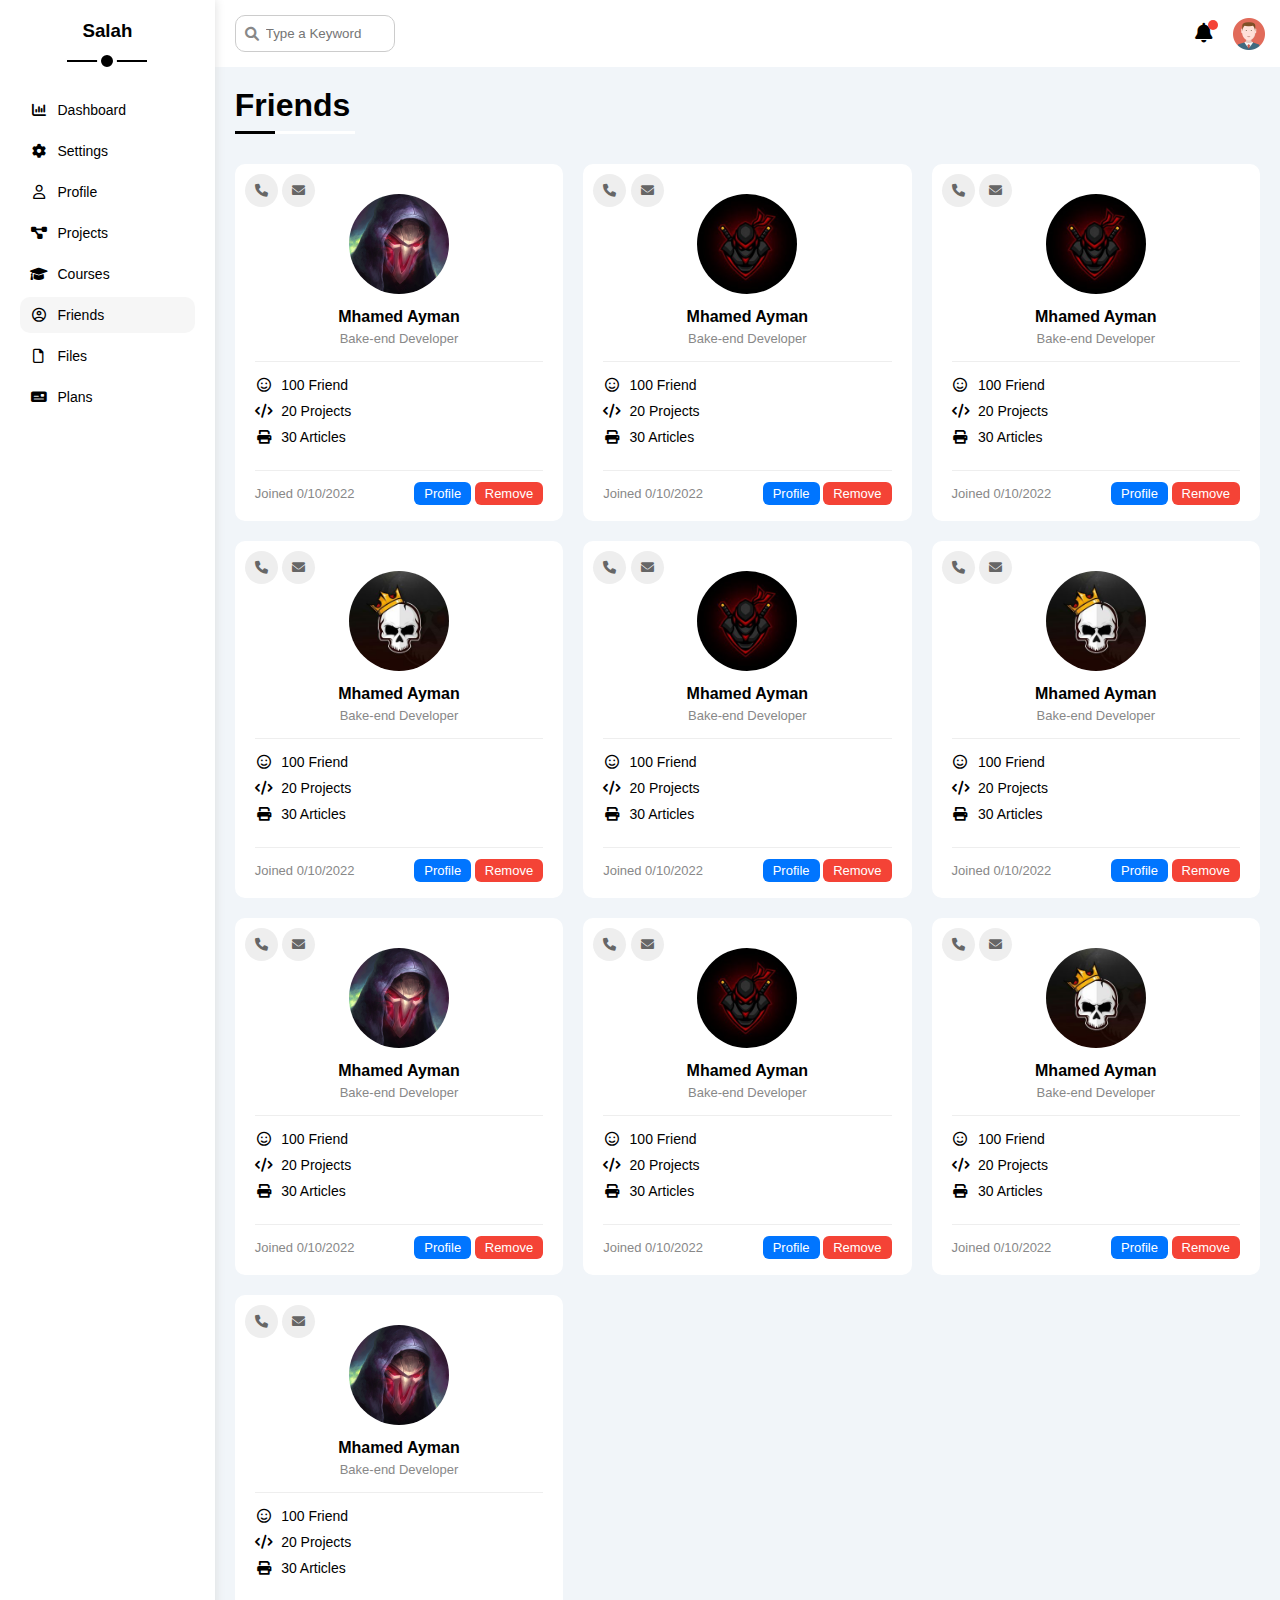
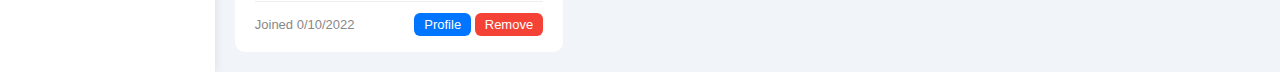
<file: Friends.html>
<!DOCTYPE html>
<html lang="en">
  <head>
    <meta charset="UTF-8" />
    <meta http-equiv="X-UA-Compatible" content="IE=edge" />
    <meta name="viewport" content="width=device-width, initial-scale=1.0" />
    <title>Friends</title>
    <link rel="stylesheet" href="mastar.css" />
    <link rel="stylesheet" href="Fremwork.css" />
    <link rel="preconnect" href="https://fonts.googleapis.com" />
    <link rel="preconnect" href="https://fonts.gstatic.com" crossorigin />
    <link
      href="https://fonts.googleapis.com/css2?family=Work+Sans:ital,wght@0,200;0,300;0,400;0,500;0,600;0,800;1,700&display=swap"
      rel="stylesheet"
    />
    <link
      rel="stylesheet"
      href="https://cdnjs.cloudflare.com/ajax/libs/font-awesome/6.0.0/css/all.min.css"
    />
  </head>
  <body>
    <div class="page d-flex">
      <div class="sidebar bg-white p-20 p-relative">
        <h3 class="p-relative txt-c mt-0">Salah</h3>
        <ul>
          <li>
            <a
              class="d-flex align-centar fs-14 c-black rad-6 p-10"
              href="index.html"
            >
              <i class="fa-solid fa-chart-column fa-fw"></i>
              <span>Dashboard</span>
            </a>
          </li>
          <li>
            <a
              class="d-flex align-centar fs-14 c-black rad-6 p-10"
              href="seteing.html"
            >
              <i class="fa-solid fa-gear fa-fw"></i>
              <span>Settings</span>
            </a>
          </li>
          <li>
            <a
              class="d-flex align-centar fs-14 c-black rad-6 p-10"
              href="Profile.html"
            >
              <i class="fa-regular fa-user fa-fw"></i>
              <span>Profile</span>
            </a>
          </li>
          <li>
            <a
              class="d-flex align-centar fs-14 c-black rad-6 p-10"
              href="projects.html"
            >
              <i class="fa-solid fa-diagram-project fa-fw"></i>
              <span>Projects</span>
            </a>
          </li>
          <li>
            <a
              class="d-flex align-centar fs-14 c-black rad-6 p-10"
              href="Courses.html"
            >
              <i class="fa-solid fa-graduation-cap fa-fw"></i>
              <span>Courses</span>
            </a>
          </li>
          <li>
            <a
              class="active d-flex align-centar fs-14 c-black rad-6 p-10"
              href="Friends.html"
            >
              <i class="fa-regular fa-circle-user fa-fw"></i>
              <span>Friends</span>
            </a>
          </li>
          <li>
            <a
              class="d-flex align-centar fs-14 c-black rad-6 p-10"
              href="Fies.html"
            >
              <i class="fa-regular fa-file fa-fw"></i>
              <span>Files</span>
            </a>
          </li>
          <li>
            <a
              class="d-flex align-centar fs-14 c-black rad-6 p-10"
              href="Plans.html"
            >
              <i class="fa-solid fa-money-check fa-fw"></i>
              <span>Plans</span>
            </a>
          </li>
        </ul>
      </div>

      <div class="content w-full">
        <!-- start head -->
        <div class="head bg-white p-15 between-flex">
          <div class="shearch p-relative">
            <i class="fa-solid fa-magnifying-glass fa-lg"></i>
            <input class="p-10" type="search" placeholder="Type a Keyword" />
          </div>
          <div class="icons d-flex align-centar">
            <span class="notiffication p-relative">
              <i class="fa-solid fa-bell fa-lg"></i>
            </span>
            <img src="imegs/avatar.png " alt="" />
          </div>
        </div>
        <!-- end head -->
        <h1 class="p-relative">Friends</h1>
        <div class="Friends-page d-grid m-20 gap-20">
          <div class="Friends bg-white rad-6 p-20 p-relative">
            <div class="contact">
              <i class="fa-solid fa-phone"></i>
              <i class="fa-solid fa-envelope"></i>
            </div>
            <div class="txt-c">
              <img
                class="rad-half mt-10 mb-10 w-100 h-100"
                src="imegs/friend-03.jpg"
              />
              <h4 class="m-0">Mhamed Ayman</h4>
              <p class="c-grey fs-13 mt-5 mb-0">Bake-end Developer</p>
            </div>
            <div class="icons fs-14 p-relative">
              <div class="mb-10">
                <i class="fa-regular fa-face-smile fa-fw"></i>
                <span>100 Friend</span>
              </div>
              <div class="mb-10">
                <i class="fa-solid fa-code fa-fw"></i>
                <span>20 Projects</span>
              </div>
              <div class="mb-10">
                <i class="fa-solid fa-print fa-fw"></i>
                <span>30 Articles</span>
              </div>
            </div>
            <div class="info between-flex fs-13">
              <span class="c-grey">Joined 0/10/2022</span>
              <div>
                <a class="bg-blue c-white btn-shape btn-m" href="Profile.html"
                  >Profile</a
                >
                <a class="bg-red c-white btn-shape btn-m" href="#">Remove</a>
              </div>
            </div>
          </div>
          <div class="Friends bg-white rad-6 p-20 p-relative">
            <div class="contact">
              <i class="fa-solid fa-phone"></i>
              <i class="fa-solid fa-envelope"></i>
            </div>
            <div class="txt-c">
              <img
                class="rad-half mt-10 mb-10 w-100 h-100"
                src="imegs/friend-04.jpg"
              />
              <h4 class="m-0">Mhamed Ayman</h4>
              <p class="c-grey fs-13 mt-5 mb-0">Bake-end Developer</p>
            </div>
            <div class="icons fs-14 p-relative">
              <div class="mb-10">
                <i class="fa-regular fa-face-smile fa-fw"></i>
                <span>100 Friend</span>
              </div>
              <div class="mb-10">
                <i class="fa-solid fa-code fa-fw"></i>
                <span>20 Projects</span>
              </div>
              <div class="mb-10">
                <i class="fa-solid fa-print fa-fw"></i>
                <span>30 Articles</span>
              </div>
            </div>
            <div class="info between-flex fs-13">
              <span class="c-grey">Joined 0/10/2022</span>
              <div>
                <a class="bg-blue c-white btn-shape btn-m" href="Profile.html"
                  >Profile</a
                >
                <a class="bg-red c-white btn-shape btn-m" href="#">Remove</a>
              </div>
            </div>
          </div>
          <div class="Friends bg-white rad-6 p-20 p-relative">
            <div class="contact">
              <i class="fa-solid fa-phone"></i>
              <i class="fa-solid fa-envelope"></i>
            </div>
            <div class="txt-c">
              <img
                class="rad-half mt-10 mb-10 w-100 h-100"
                src="imegs/friend-04.jpg"
              />
              <h4 class="m-0">Mhamed Ayman</h4>
              <p class="c-grey fs-13 mt-5 mb-0">Bake-end Developer</p>
            </div>
            <div class="icons fs-14 p-relative">
              <div class="mb-10">
                <i class="fa-regular fa-face-smile fa-fw"></i>
                <span>100 Friend</span>
              </div>
              <div class="mb-10">
                <i class="fa-solid fa-code fa-fw"></i>
                <span>20 Projects</span>
              </div>
              <div class="mb-10">
                <i class="fa-solid fa-print fa-fw"></i>
                <span>30 Articles</span>
              </div>
            </div>
            <div class="info between-flex fs-13">
              <span class="c-grey">Joined 0/10/2022</span>
              <div>
                <a class="bg-blue c-white btn-shape btn-m" href="Profile.html"
                  >Profile</a
                >
                <a class="bg-red c-white btn-shape btn-m" href="#">Remove</a>
              </div>
            </div>
          </div>
          <div class="Friends bg-white rad-6 p-20 p-relative">
            <div class="contact">
              <i class="fa-solid fa-phone"></i>
              <i class="fa-solid fa-envelope"></i>
            </div>
            <div class="txt-c">
              <img
                class="rad-half mt-10 mb-10 w-100 h-100"
                src="imegs/friend-05.jpg"
              />
              <h4 class="m-0">Mhamed Ayman</h4>
              <p class="c-grey fs-13 mt-5 mb-0">Bake-end Developer</p>
            </div>
            <div class="icons fs-14 p-relative">
              <div class="mb-10">
                <i class="fa-regular fa-face-smile fa-fw"></i>
                <span>100 Friend</span>
              </div>
              <div class="mb-10">
                <i class="fa-solid fa-code fa-fw"></i>
                <span>20 Projects</span>
              </div>
              <div class="mb-10">
                <i class="fa-solid fa-print fa-fw"></i>
                <span>30 Articles</span>
              </div>
            </div>
            <div class="info between-flex fs-13">
              <span class="c-grey">Joined 0/10/2022</span>
              <div>
                <a class="bg-blue c-white btn-shape btn-m" href="Profile.html"
                  >Profile</a
                >
                <a class="bg-red c-white btn-shape btn-m" href="#">Remove</a>
              </div>
            </div>
          </div>
          <div class="Friends bg-white rad-6 p-20 p-relative">
            <div class="contact">
              <i class="fa-solid fa-phone"></i>
              <i class="fa-solid fa-envelope"></i>
            </div>
            <div class="txt-c">
              <img
                class="rad-half mt-10 mb-10 w-100 h-100"
                src="imegs/friend-04.jpg"
              />
              <h4 class="m-0">Mhamed Ayman</h4>
              <p class="c-grey fs-13 mt-5 mb-0">Bake-end Developer</p>
            </div>
            <div class="icons fs-14 p-relative">
              <div class="mb-10">
                <i class="fa-regular fa-face-smile fa-fw"></i>
                <span>100 Friend</span>
              </div>
              <div class="mb-10">
                <i class="fa-solid fa-code fa-fw"></i>
                <span>20 Projects</span>
              </div>
              <div class="mb-10">
                <i class="fa-solid fa-print fa-fw"></i>
                <span>30 Articles</span>
              </div>
            </div>
            <div class="info between-flex fs-13">
              <span class="c-grey">Joined 0/10/2022</span>
              <div>
                <a class="bg-blue c-white btn-shape btn-m" href="Profile.html"
                  >Profile</a
                >
                <a class="bg-red c-white btn-shape btn-m" href="#">Remove</a>
              </div>
            </div>
          </div>
          <div class="Friends bg-white rad-6 p-20 p-relative">
            <div class="contact">
              <i class="fa-solid fa-phone"></i>
              <i class="fa-solid fa-envelope"></i>
            </div>
            <div class="txt-c">
              <img
                class="rad-half mt-10 mb-10 w-100 h-100"
                src="imegs/friend-05.jpg"
              />
              <h4 class="m-0">Mhamed Ayman</h4>
              <p class="c-grey fs-13 mt-5 mb-0">Bake-end Developer</p>
            </div>
            <div class="icons fs-14 p-relative">
              <div class="mb-10">
                <i class="fa-regular fa-face-smile fa-fw"></i>
                <span>100 Friend</span>
              </div>
              <div class="mb-10">
                <i class="fa-solid fa-code fa-fw"></i>
                <span>20 Projects</span>
              </div>
              <div class="mb-10">
                <i class="fa-solid fa-print fa-fw"></i>
                <span>30 Articles</span>
              </div>
            </div>
            <div class="info between-flex fs-13">
              <span class="c-grey">Joined 0/10/2022</span>
              <div>
                <a class="bg-blue c-white btn-shape btn-m" href="Profile.html"
                  >Profile</a
                >
                <a class="bg-red c-white btn-shape btn-m" href="#">Remove</a>
              </div>
            </div>
          </div>
          <div class="Friends bg-white rad-6 p-20 p-relative">
            <div class="contact">
              <i class="fa-solid fa-phone"></i>
              <i class="fa-solid fa-envelope"></i>
            </div>
            <div class="txt-c">
              <img
                class="rad-half mt-10 mb-10 w-100 h-100"
                src="imegs/friend-03.jpg"
              />
              <h4 class="m-0">Mhamed Ayman</h4>
              <p class="c-grey fs-13 mt-5 mb-0">Bake-end Developer</p>
            </div>
            <div class="icons fs-14 p-relative">
              <div class="mb-10">
                <i class="fa-regular fa-face-smile fa-fw"></i>
                <span>100 Friend</span>
              </div>
              <div class="mb-10">
                <i class="fa-solid fa-code fa-fw"></i>
                <span>20 Projects</span>
              </div>
              <div class="mb-10">
                <i class="fa-solid fa-print fa-fw"></i>
                <span>30 Articles</span>
              </div>
            </div>
            <div class="info between-flex fs-13">
              <span class="c-grey">Joined 0/10/2022</span>
              <div>
                <a class="bg-blue c-white btn-shape btn-m" href="Profile.html"
                  >Profile</a
                >
                <a class="bg-red c-white btn-shape btn-m" href="#">Remove</a>
              </div>
            </div>
          </div>
          <div class="Friends bg-white rad-6 p-20 p-relative">
            <div class="contact">
              <i class="fa-solid fa-phone"></i>
              <i class="fa-solid fa-envelope"></i>
            </div>
            <div class="txt-c">
              <img
                class="rad-half mt-10 mb-10 w-100 h-100"
                src="imegs/friend-04.jpg"
              />
              <h4 class="m-0">Mhamed Ayman</h4>
              <p class="c-grey fs-13 mt-5 mb-0">Bake-end Developer</p>
            </div>
            <div class="icons fs-14 p-relative">
              <div class="mb-10">
                <i class="fa-regular fa-face-smile fa-fw"></i>
                <span>100 Friend</span>
              </div>
              <div class="mb-10">
                <i class="fa-solid fa-code fa-fw"></i>
                <span>20 Projects</span>
              </div>
              <div class="mb-10">
                <i class="fa-solid fa-print fa-fw"></i>
                <span>30 Articles</span>
              </div>
            </div>
            <div class="info between-flex fs-13">
              <span class="c-grey">Joined 0/10/2022</span>
              <div>
                <a class="bg-blue c-white btn-shape btn-m" href="Profile.html"
                  >Profile</a
                >
                <a class="bg-red c-white btn-shape btn-m" href="#">Remove</a>
              </div>
            </div>
          </div>
          <div class="Friends bg-white rad-6 p-20 p-relative">
            <div class="contact">
              <i class="fa-solid fa-phone"></i>
              <i class="fa-solid fa-envelope"></i>
            </div>
            <div class="txt-c">
              <img
                class="rad-half mt-10 mb-10 w-100 h-100"
                src="imegs/friend-05.jpg"
              />
              <h4 class="m-0">Mhamed Ayman</h4>
              <p class="c-grey fs-13 mt-5 mb-0">Bake-end Developer</p>
            </div>
            <div class="icons fs-14 p-relative">
              <div class="mb-10">
                <i class="fa-regular fa-face-smile fa-fw"></i>
                <span>100 Friend</span>
              </div>
              <div class="mb-10">
                <i class="fa-solid fa-code fa-fw"></i>
                <span>20 Projects</span>
              </div>
              <div class="mb-10">
                <i class="fa-solid fa-print fa-fw"></i>
                <span>30 Articles</span>
              </div>
            </div>
            <div class="info between-flex fs-13">
              <span class="c-grey">Joined 0/10/2022</span>
              <div>
                <a class="bg-blue c-white btn-shape btn-m" href="Profile.html"
                  >Profile</a
                >
                <a class="bg-red c-white btn-shape btn-m" href="#">Remove</a>
              </div>
            </div>
          </div>
          <div class="Friends bg-white rad-6 p-20 p-relative">
            <div class="contact">
              <i class="fa-solid fa-phone"></i>
              <i class="fa-solid fa-envelope"></i>
            </div>
            <div class="txt-c">
              <img
                class="rad-half mt-10 mb-10 w-100 h-100"
                src="imegs/friend-03.jpg"
              />
              <h4 class="m-0">Mhamed Ayman</h4>
              <p class="c-grey fs-13 mt-5 mb-0">Bake-end Developer</p>
            </div>
            <div class="icons fs-14 p-relative">
              <div class="mb-10">
                <i class="fa-regular fa-face-smile fa-fw"></i>
                <span>100 Friend</span>
              </div>
              <div class="mb-10">
                <i class="fa-solid fa-code fa-fw"></i>
                <span>20 Projects</span>
              </div>
              <div class="mb-10">
                <i class="fa-solid fa-print fa-fw"></i>
                <span>30 Articles</span>
              </div>
            </div>
            <div class="info between-flex fs-13">
              <span class="c-grey">Joined 0/10/2022</span>
              <div>
                <a class="bg-blue c-white btn-shape btn-m" href="Profile.html"
                  >Profile</a
                >
                <a class="bg-red c-white btn-shape btn-m" href="#">Remove</a>
              </div>
            </div>
          </div>
        </div>
      </div>
    </div>
  </body>
</html>
</file>
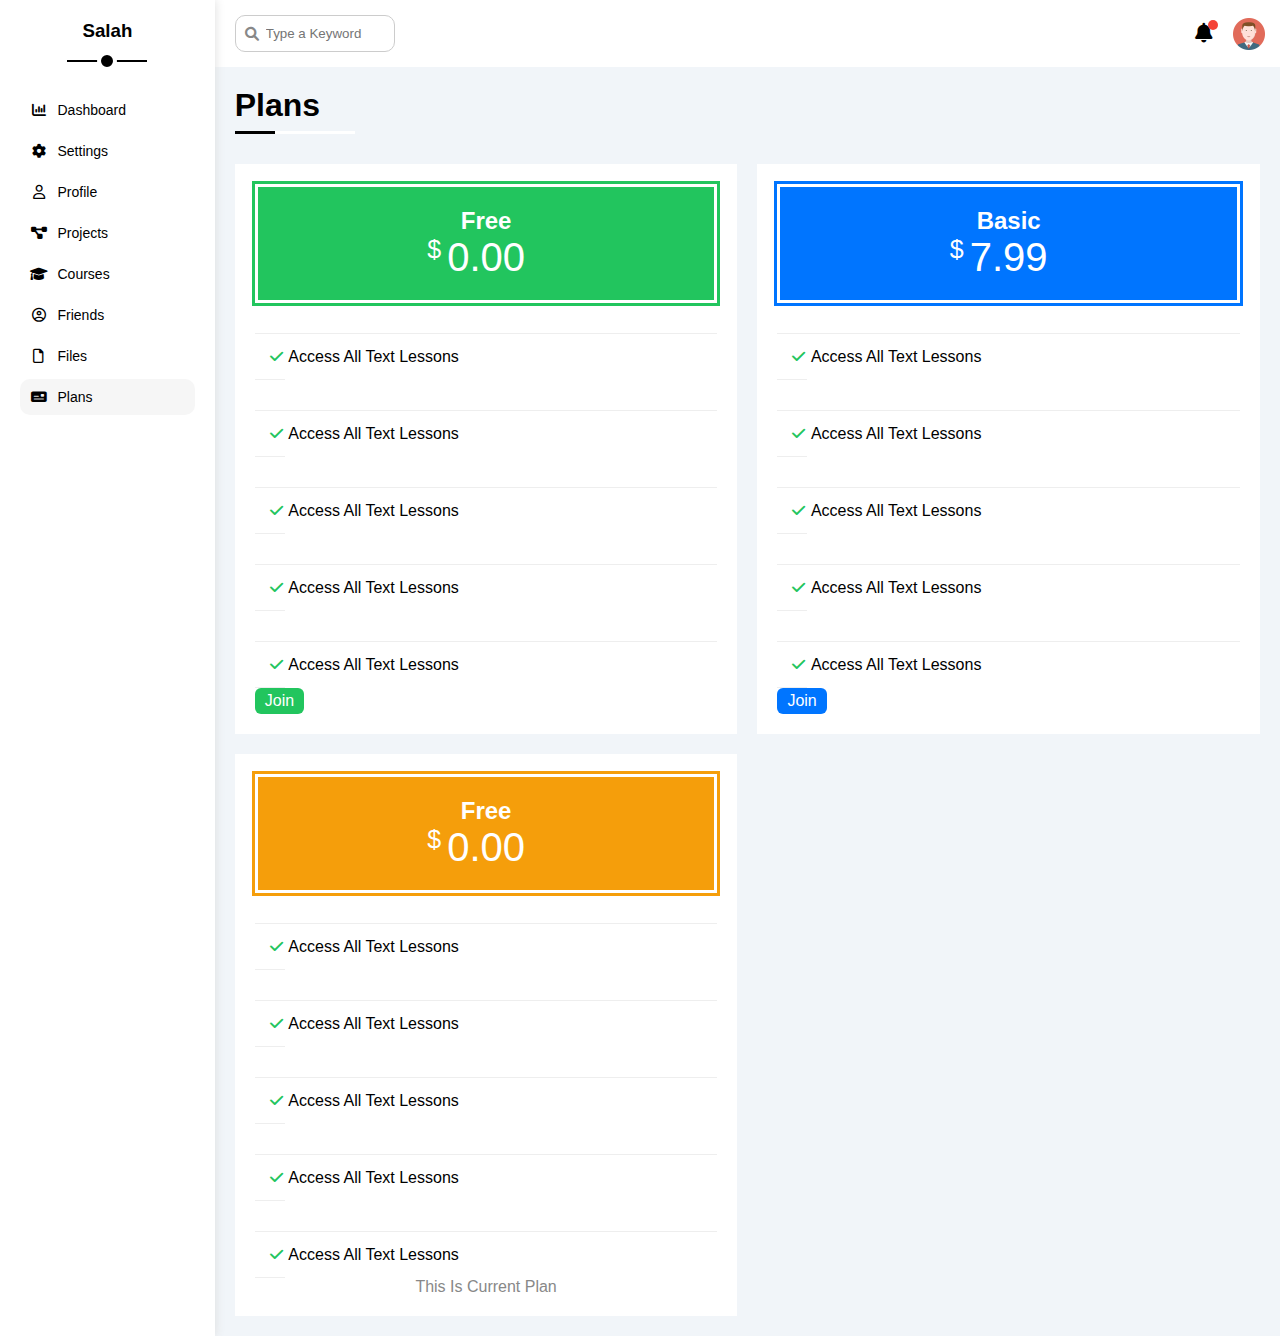
<file: Plans.html>
<!DOCTYPE html>
<html lang="en">
<head>
<meta charset="UTF-8" />
<meta http-equiv="X-UA-Compatible" content="IE=edge" />
<meta name="viewport" content="width=device-width, initial-scale=1.0" />
<title>Plans</title>
<link rel="stylesheet" href="mastar.css" />
<link rel="stylesheet" href="Fremwork.css" />
<link rel="preconnect" href="https://fonts.googleapis.com" />
<link rel="preconnect" href="https://fonts.gstatic.com" crossorigin />
<link
  href="https://fonts.googleapis.com/css2?family=Work+Sans:ital,wght@0,200;0,300;0,400;0,500;0,600;0,800;1,700&display=swap"
  rel="stylesheet"
/>
<link
  rel="stylesheet"
  href="https://cdnjs.cloudflare.com/ajax/libs/font-awesome/6.0.0/css/all.min.css"
/>
</head>
<body>
<div class="page d-flex">
  <div class="sidebar bg-white p-20 p-relative">
    <h3 class="p-relative txt-c mt-0">Salah</h3>
    <ul>
      <li>
        <a
          class="d-flex align-centar fs-14 c-black rad-6 p-10"
          href="index.html"
        >
          <i class="fa-solid fa-chart-column fa-fw"></i>
          <span>Dashboard</span>
        </a>
      </li>
      <li>
        <a
          class="d-flex align-centar fs-14 c-black rad-6 p-10"
          href="seteing.html"
        >
          <i class="fa-solid fa-gear fa-fw"></i>
          <span>Settings</span>
        </a>
      </li>
      <li>
        <a
          class="d-flex align-centar fs-14 c-black rad-6 p-10"
          href="Profile.html"
        >
          <i class="fa-regular fa-user fa-fw"></i>
          <span>Profile</span>
        </a>
      </li>
      <li>
        <a
          class="d-flex align-centar fs-14 c-black rad-6 p-10"
          href="projects.html"
        >
          <i class="fa-solid fa-diagram-project fa-fw"></i>
          <span>Projects</span>
        </a>
      </li>
      <li>
        <a
          class="d-flex align-centar fs-14 c-black rad-6 p-10"
          href="Courses.html"
        >
          <i class="fa-solid fa-graduation-cap fa-fw"></i>
          <span>Courses</span>
        </a>
      </li>
      <li>
        <a
          class="d-flex align-centar fs-14 c-black rad-6 p-10"
          href="Friends.html"
        >
          <i class="fa-regular fa-circle-user fa-fw"></i>
          <span>Friends</span>
        </a>
      </li>
      <li>
        <a
          class="d-flex align-centar fs-14 c-black rad-6 p-10"
          href="Fies.html"
        >
          <i class="fa-regular fa-file fa-fw"></i>
          <span>Files</span>
        </a>
      </li>
      <li>
        <a
          class="active d-flex align-centar fs-14 c-black rad-6 p-10"
          href="Plans.html"
        >
          <i class="fa-solid fa-money-check fa-fw"></i>
          <span>Plans</span>
        </a>
      </li>
    </ul>
  </div>

  <div class="content w-full">
    <!-- start head -->
    <div class="head bg-white p-15 between-flex ">
      <div class="shearch p-relative">
        <i class="fa-solid fa-magnifying-glass fa-lg"></i>
        <input class="p-10" type="search" placeholder="Type a Keyword" />
      </div>
      <div class="icons d-flex align-centar">
        <span class="notiffication p-relative">
          <i class="fa-solid fa-bell fa-lg"></i>
        </span>
        <img src="imegs/avatar.png " alt="" />
      </div>
    </div>
    <!-- end head -->
    <h1 class="p-relative">Plans</h1>
    <div class="Plans-page d-grid m-20 gap-20">
      <div class="plan green bg-white p-20">
        <div class="top bg-green txt-c p-20">
          <h2 class="m-0 c-white">Free</h2>
          <div class="price c-white"><span>$</span>0.00</div>
          </div>
      <ul class="m-0">
        <li>
        <li class="fa-solid fa-check fa-fw yes"></li>
          <span>Access All Text Lessons</span>
        </li>
        <li>
          <li class="fa-solid fa-check fa-fw yes"></li>
            <span>Access All Text Lessons</span>
          
          </li>
          <li>
            <li class="fa-solid fa-check fa-fw yes"></li>
              <span>Access All Text Lessons</span>
            </li>
            <li>
              <li class="fa-solid fa-check fa-fw yes"></li>
                <span>Access All Text Lessons</span>
                
              </li>
              <li>
                <li class="fa-solid fa-check fa-fw yes"></li>
                  <span>Access All Text Lessons</span>
                </li>
              </ul>
              <a href="#" class="btn-shape bg-green c-white d-block w-fit">Join</a>
    </div>
    <div class="plan blue bg-white p-20">
      <div class="top bg-blue txt-c p-20">
        <h2 class="m-0 c-white">Basic</h2>
        <div class="price c-white"><span>$</span>7.99</div>
        </div>
    <ul class="m-0">
      <li>
      <li class="fa-solid fa-check fa-fw yes"></li>
        <span>Access All Text Lessons</span>
      </li>
      <li>
        <li class="fa-solid fa-check fa-fw yes"></li>
          <span>Access All Text Lessons</span>
        
        </li>
        <li>
          <li class="fa-solid fa-check fa-fw yes"></li>
            <span>Access All Text Lessons</span>
          </li>
          <li>
            <li class="fa-solid fa-check fa-fw yes"></li>
              <span>Access All Text Lessons</span>
              
            </li>
            <li>
              <li class="fa-solid fa-check fa-fw yes"></li>
                <span>Access All Text Lessons</span>
              </li>
            </ul>
            <a href="#" class="btn-shape bg-blue c-white d-block w-fit">Join</a>
  </div>
  <div class="plan orange bg-white p-20">
    <div class="top bg-orange txt-c p-20">
      <h2 class="m-0 c-white">Free</h2>
      <div class="price c-white"><span>$</span>0.00</div>
      </div>
  <ul class="m-0">
    <li>
    <li class="fa-solid fa-check fa-fw yes"></li>
      <span>Access All Text Lessons</span>
    </li>
    <li>
      <li class="fa-solid fa-check fa-fw yes"></li>
        <span>Access All Text Lessons</span>
      
      </li>
      <li>
        <li class="fa-solid fa-check fa-fw yes"></li>
          <span>Access All Text Lessons</span>
        </li>
        <li>
          <li class="fa-solid fa-check fa-fw yes"></li>
            <span>Access All Text Lessons</span>
            
          </li>
          <li>
            <li class="fa-solid fa-check fa-fw yes"></li>
              <span>Access All Text Lessons</span>
            </li>
          </ul>
        <p class="c-grey m-0 txt-c">This Is Current Plan</p>
        </div>
      </div>
    </div>
    </div>
  </body>
  </html>
</file>
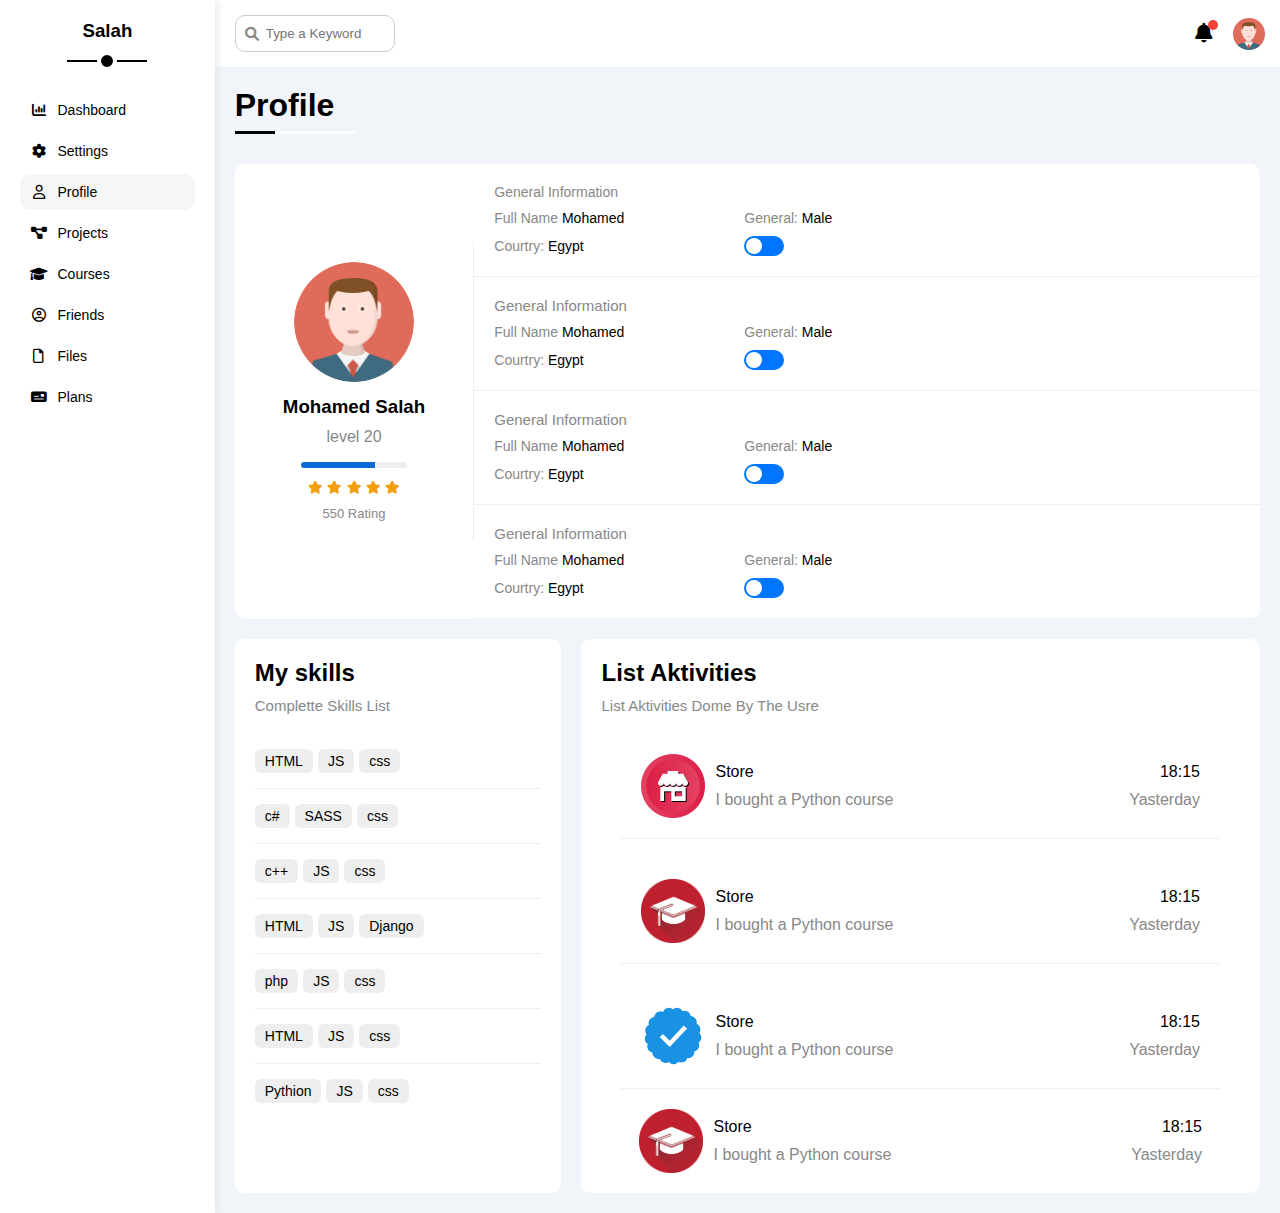
<file: Profile.html>
<!DOCTYPE html>
<html lang="en">
  <head>
    <meta charset="UTF-8" />
    <meta http-equiv="X-UA-Compatible" content="IE=edge" />
    <meta name="viewport" content="width=device-width, initial-scale=1.0" />
    <title>Profile</title>
    <link rel="stylesheet" href="mastar.css" />
    <link rel="stylesheet" href="Fremwork.css" />
    <link rel="preconnect" href="https://fonts.googleapis.com" />
    <link rel="preconnect" href="https://fonts.gstatic.com" crossorigin />
    <link
      href="https://fonts.googleapis.com/css2?family=Work+Sans:ital,wght@0,200;0,300;0,400;0,500;0,600;0,800;1,700&display=swap"
      rel="stylesheet"
    />
    <link
      rel="stylesheet"
      href="https://cdnjs.cloudflare.com/ajax/libs/font-awesome/6.0.0/css/all.min.css"
    />
  </head>
  <body>
    <div class="page d-flex">
      <div class="sidebar bg-white p-20 p-relative">
        <h3 class="p-relative txt-c mt-0">Salah</h3>
        <ul>
          <li>
            <a
              class="d-flex align-centar fs-14 c-black rad-6 p-10"
              href="index.html"
            >
              <i class="fa-solid fa-chart-column fa-fw"></i>
              <span>Dashboard</span>
            </a>
          </li>
          <li>
            <a
              class="d-flex align-centar fs-14 c-black rad-6 p-10"
              href="seteing.html"
            >
              <i class="fa-solid fa-gear fa-fw"></i>
              <span>Settings</span>
            </a>
          </li>
          <li>
            <a
              class="active d-flex align-centar fs-14 c-black rad-6 p-10"
              href="Profile.html"
            >
              <i class="fa-regular fa-user fa-fw"></i>
              <span>Profile</span>
            </a>
          </li>
          <li>
            <a
              class="d-flex align-centar fs-14 c-black rad-6 p-10"
              href="projects.html"
            >
              <i class="fa-solid fa-diagram-project fa-fw"></i>
              <span>Projects</span>
            </a>
          </li>
          <li>
            <a
              class="d-flex align-centar fs-14 c-black rad-6 p-10"
              href="Courses.html"
            >
              <i class="fa-solid fa-graduation-cap fa-fw"></i>
              <span>Courses</span>
            </a>
          </li>
          <li>
            <a
              class="d-flex align-centar fs-14 c-black rad-6 p-10"
              href="Friends.html"
            >
              <i class="fa-regular fa-circle-user fa-fw"></i>
              <span>Friends</span>
            </a>
          </li>
          <li>
            <a
              class="d-flex align-centar fs-14 c-black rad-6 p-10"
              href="Fies.html"
            >
              <i class="fa-regular fa-file fa-fw"></i>
              <span>Files</span>
            </a>
          </li>
          <li>
            <a
              class="d-flex align-centar fs-14 c-black rad-6 p-10"
              href="Plans.html"
            >
              <i class="fa-solid fa-money-check fa-fw"></i>
              <span>Plans</span>
            </a>
          </li>
        </ul>
      </div>

      <div class="content w-full">
        <!-- start head -->
        <div class="head bg-white p-15 between-flex">
          <div class="shearch p-relative">
            <i class="fa-solid fa-magnifying-glass fa-lg"></i>
            <input class="p-10" type="search" placeholder="Type a Keyword" />
          </div>
          <div class="icons d-flex align-centar">
            <span class="notiffication p-relative">
              <i class="fa-solid fa-bell fa-lg"></i>
            </span>
            <img src="imegs/avatar.png " alt="" />
          </div>
        </div>
        <!-- end head -->

        <h1 class="p-relative">Profile</h1>
        <!-- start Profile-page  -->
        <div class="Profile-page m-20">
          <div class="ovarview bg-white rad-6 d-flex align-centar">
            <div class="avatar-box txt-c p-20">
              <img class="rad-half mb-10" src="imegs/avatar.png" alt="" />
              <h3 class="m-0">Mohamed Salah</h3>
              <p class="c-grey mt-10">level 20</p>
              <div class="level rad-6 bg-eee p-relative">
                <span style="width: 70%"></span>
              </div>
              <div class="rating mt-10 mb-10">
                <i class="fa-solid fa-star c-orange fs-13"></i>
                <i class="fa-solid fa-star c-orange fs-13"></i>
                <i class="fa-solid fa-star c-orange fs-13"></i>
                <i class="fa-solid fa-star c-orange fs-13"></i>
                <i class="fa-solid fa-star c-orange fs-13"></i>
              </div>
              <p class="c-grey m-0 fs-13">550 Rating</p>
            </div>
            <!-- start info box -->
            <div class="info-box w-full txt-c-mobile">
              <div class="box d-flex p-20 align-centar">
                <h4 class="c-grey fs-14 m-0 w-full">General Information</h4>
                <div class="fs-14">
                  <span class="c-grey">Full Name</span>
                  <span>Mohamed</span>
                </div>
                <div class="fs-14">
                  <span class="c-grey">General:</span>
                  <span>Male</span>
                </div>
                <div class="fs-14">
                  <span class="c-grey">Courtry:</span>
                  <span>Egypt</span>
                </div>
                <div class="fs-14 margin-mopil">
                  <label>
                    <input type="checkbox" checked />
                    <span class="check"></span>
                  </label>
                </div>
              </div>
              <div class="box d-flex p-20 align-centar">
                <h4 class="c-grey fs-15 m-0 w-full">General Information</h4>
                <div class="fs-14">
                  <span class="c-grey">Full Name</span>
                  <span>Mohamed</span>
                </div>
                <div class="fs-14">
                  <span class="c-grey">General:</span>
                  <span>Male</span>
                </div>
                <div class="fs-14">
                  <span class="c-grey">Courtry:</span>
                  <span>Egypt</span>
                </div>
                <div class="fs-14 margin-mopil">
                  <label>
                    <input type="checkbox" checked />
                    <span class="check"></span>
                  </label>
                </div>
              </div>
              <div class="box d-flex p-20 align-centar">
                <h4 class="c-grey fs-15 m-0 w-full">General Information</h4>
                <div class="fs-14">
                  <span class="c-grey">Full Name</span>
                  <span>Mohamed</span>
                </div>
                <div class="fs-14">
                  <span class="c-grey">General:</span>
                  <span>Male</span>
                </div>
                <div class="fs-14">
                  <span class="c-grey">Courtry:</span>
                  <span>Egypt</span>
                </div>
                <div class="fs-14 margin-mopil">
                  <label>
                    <input type="checkbox" checked />
                    <span class="check"></span>
                  </label>
                </div>
              </div>
              <div class="box d-flex p-20 align-centar">
                <h4 class="c-grey fs-15 m-0 w-full">General Information</h4>
                <div class="fs-14">
                  <span class="c-grey">Full Name</span>
                  <span>Mohamed</span>
                </div>
                <div class="fs-14">
                  <span class="c-grey">General:</span>
                  <span>Male</span>
                </div>
                <div class="fs-14">
                  <span class="c-grey">Courtry:</span>
                  <span>Egypt</span>
                </div>
                <div class="fs-14 margin-mopil">
                  <label>
                    <input type="checkbox" checked />
                    <span class="check"></span>
                  </label>
                </div>
              </div>
            </div>
            <!-- end info box -->
          </div>
        </div>
        <!-- end Profile-page  -->
        <!-- start Other Data  -->
        <div class="Other-data d-flex gap-20 m-20">
          <div class="skills-card p-20 bg-white rad-10">
            <h2 class="mt-0 mb-10">My skills</h2>
            <p class="mt-0 mb-20 c-grey fs-15">Complette Skills List</p>
            <ul class="m-0 txt-c-mobile">
              <li><span>HTML</span><span>JS</span><span>css</span></li>
              <li><span>c#</span><span>SASS</span><span>css</span></li>
              <li><span>c++</span><span>JS</span><span>css</span></li>
              <li><span>HTML</span><span>JS</span><span>Django</span></li>
              <li><span>php</span><span>JS</span><span>css</span></li>
              <li><span>HTML</span><span>JS</span><span>css</span></li>
              <li><span>Pythion</span><span>JS</span><span>css</span></li>
            </ul>
          </div>
          <div class="aktivities p-20 bg-white rad-10">
            <h2 class="mt-0 mb-10">List Aktivities</h2>
            <p class="mt-0 mb-20 c-grey fs-15">
              List Aktivities Dome By The Usre
            </p>
            <div class="aktivitiey d-flex align-centar txt-c-mobile">
              <img src="imegs/activity-01.png" alt="" />
              <div class="info">
                <span class="d-block mb-10">Store</span>
                <span class="c-grey">I bought a Python course</span>
              </div>
              <div class="date">
                <span class="d-block mb-10">18:15</span>
                <span class="c-grey">Yasterday</span>
              </div>
            </div>
            <div class="aktivitiey d-flex align-centar txt-c-mobile">
              <img src="imegs/activity-02.png" alt="" />
              <div class="info">
                <span class="d-block mb-10">Store</span>
                <span class="c-grey">I bought a Python course</span>
              </div>
              <div class="date">
                <span class="d-block mb-10">18:15</span>
                <span class="c-grey">Yasterday</span>
              </div>
            </div>
            <div class="aktivitiey d-flex align-centar txt-c-mobile">
              <img src="imegs/activity-03.png" alt="" />
              <div class="info">
                <span class="d-block mb-10">Store</span>
                <span class="c-grey">I bought a Python course</span>
              </div>
              <div class="date">
                <span class="d-block mb-10">18:15</span>
                <span class="c-grey">Yasterday</span>
              </div>
            </div>
            <div class="aktivitiey d-flex align-centar txt-c-mobile p-act">
              <img src="imegs/activity-02.png" alt="" />
              <div class="info">
                <span class="d-block mb-10">Store</span>
                <span class="c-grey">I bought a Python course</span>
              </div>
              <div class="date">
                <span class="d-block mb-10">18:15</span>
                <span class="c-grey">Yasterday</span>
              </div>
            </div>
          </div>
        </div>
        <!-- end Other Data  -->
      </div>
    </div>
  </body>
</html>
</file>
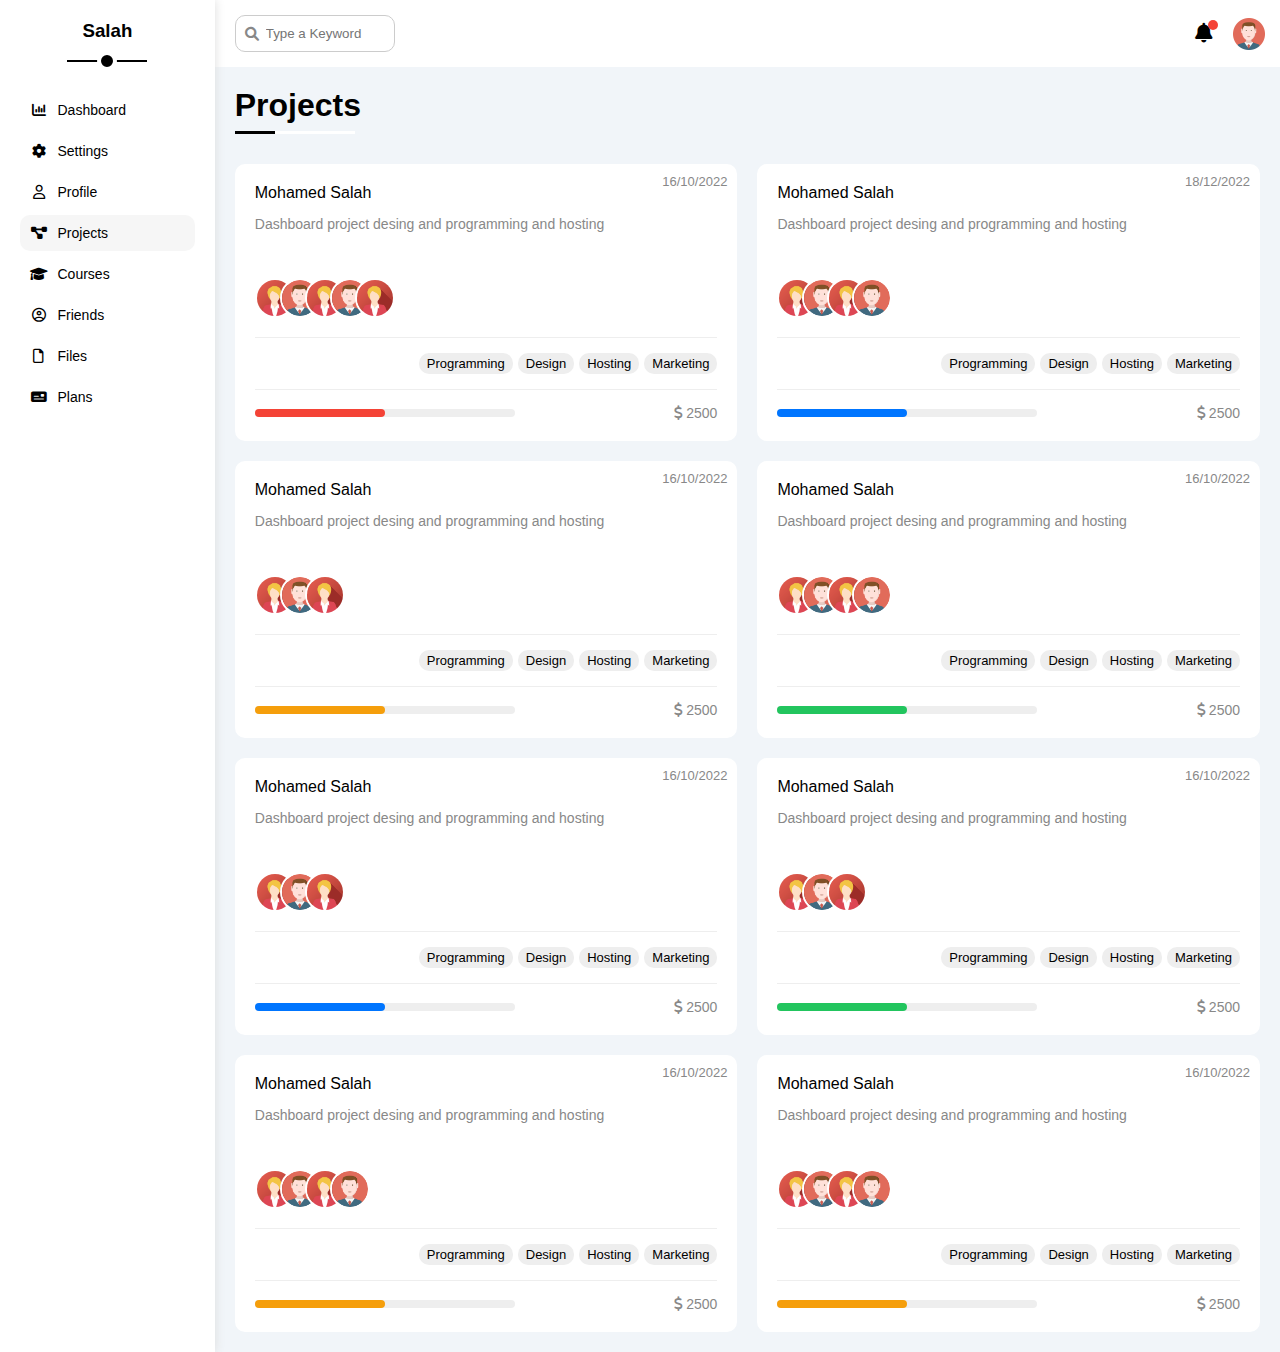
<file: projects.html>
<!DOCTYPE html>
<html lang="en">
  <head>
    <meta charset="UTF-8" />
    <meta http-equiv="X-UA-Compatible" content="IE=edge" />
    <meta name="viewport" content="width=device-width, initial-scale=1.0" />
    <title>Projects</title>
    <link rel="stylesheet" href="mastar.css" />
    <link rel="stylesheet" href="Fremwork.css" />
    <link rel="preconnect" href="https://fonts.googleapis.com" />
    <link rel="preconnect" href="https://fonts.gstatic.com" crossorigin />
    <link
      href="https://fonts.googleapis.com/css2?family=Work+Sans:ital,wght@0,200;0,300;0,400;0,500;0,600;0,800;1,700&display=swap"
      rel="stylesheet"
    />
    <link
      rel="stylesheet"
      href="https://cdnjs.cloudflare.com/ajax/libs/font-awesome/6.0.0/css/all.min.css"
    />
  </head>
  <body>
    <div class="page d-flex">
      <div class="sidebar bg-white p-20 p-relative">
        <h3 class="p-relative txt-c mt-0">Salah</h3>
        <ul>
          <li>
            <a
              class="d-flex align-centar fs-14 c-black rad-6 p-10"
              href="index.html"
            >
              <i class="fa-solid fa-chart-column fa-fw"></i>
              <span>Dashboard</span>
            </a>
          </li>
          <li>
            <a
              class="d-flex align-centar fs-14 c-black rad-6 p-10"
              href="seteing.html"
            >
              <i class="fa-solid fa-gear fa-fw"></i>
              <span>Settings</span>
            </a>
          </li>
          <li>
            <a
              class="d-flex align-centar fs-14 c-black rad-6 p-10"
              href="Profile.html"
            >
              <i class="fa-regular fa-user fa-fw"></i>
              <span>Profile</span>
            </a>
          </li>
          <li>
            <a
              class="active d-flex align-centar fs-14 c-black rad-6 p-10"
              href="index.html"
            >
              <i class="fa-solid fa-diagram-project fa-fw"></i>
              <span>Projects</span>
            </a>
          </li>
          <li>
            <a
              class="d-flex align-centar fs-14 c-black rad-6 p-10"
              href="Courses.html"
            >
              <i class="fa-solid fa-graduation-cap fa-fw"></i>
              <span>Courses</span>
            </a>
          </li>
          <li>
            <a
              class="d-flex align-centar fs-14 c-black rad-6 p-10"
              href="Friends.html"
            >
              <i class="fa-regular fa-circle-user fa-fw"></i>
              <span>Friends</span>
            </a>
          </li>
          <li>
            <a
              class="d-flex align-centar fs-14 c-black rad-6 p-10"
              href="Fies.html"
            >
              <i class="fa-regular fa-file fa-fw"></i>
              <span>Files</span>
            </a>
          </li>
          <li>
            <a
              class="d-flex align-centar fs-14 c-black rad-6 p-10"
              href="Plans.html"
            >
              <i class="fa-solid fa-money-check fa-fw"></i>
              <span>Plans</span>
            </a>
          </li>
        </ul>
      </div>

      <div class="content w-full">
        <!-- start head -->
        <div class="head bg-white p-15 between-flex">
          <div class="shearch p-relative">
            <i class="fa-solid fa-magnifying-glass fa-lg"></i>
            <input class="p-10" type="search" placeholder="Type a Keyword" />
          </div>
          <div class="icons d-flex align-centar">
            <span class="notiffication p-relative">
              <i class="fa-solid fa-bell fa-lg"></i>
            </span>
            <img src="imegs/avatar.png " alt="" />
          </div>
        </div>
        <!-- end head -->
        <h1 class="p-relative">Projects</h1>
        <div class="Projects-page d-grid m-20 gap-20">
          <div class="Project bg-white p-20 rad-6 p-relative">
            <span class="date fs-13 c-grey">16/10/2022</span>
            <h4 class="m-0">Mohamed Salah</h4>
            <p class="c-grey mb-10 fs-14">
              Dashboard project desing and programming and hosting
            </p>
            <div class="team">
              <a href="#"><img src="imegs/team-05.png" alt="" /></a>
              <a href="#"><img src="imegs/avatar.png" alt="" /></a>
              <a href="#"><img src="imegs/team-05.png" alt="" /></a>
              <a href="#"><img src="imegs/avatar.png" alt="" /></a>
              <a href="#"><img src="imegs/team-05.png" alt="" /></a>
            </div>
            <div class="teche d-flex">
              <span class="fs-13 rad-6 bg-eee">Programming</span>
              <span class="fs-13 rad-6 bg-eee">Design</span>
              <span class="fs-13 rad-6 bg-eee">Hosting</span>
              <span class="fs-13 rad-6 bg-eee">Marketing</span>
            </div>
            <div class="info between-flex">
              <div class="prog bg-eee">
                <span class="bg-red" style="width: 50%"></span>
              </div>
              <div class="fs-14 c-grey">
                <i class="fa-solid fa-dollar-sign"></i>
                2500
              </div>
            </div>
          </div>
          <div class="Project bg-white p-20 rad-6 p-relative">
            <span class="date fs-13 c-grey">18/12/2022</span>
            <h4 class="m-0">Mohamed Salah</h4>
            <p class="c-grey mb-10 fs-14">
              Dashboard project desing and programming and hosting
            </p>
            <div class="team">
              <a href="#"><img src="imegs/team-05.png" alt="" /></a>
              <a href="#"><img src="imegs/avatar.png" alt="" /></a>
              <a href="#"><img src="imegs/team-05.png" alt="" /></a>
              <a href="#"><img src="imegs/avatar.png" alt="" /></a>
            </div>
            <div class="teche d-flex">
              <span class="fs-13 rad-6 bg-eee">Programming</span>
              <span class="fs-13 rad-6 bg-eee">Design</span>
              <span class="fs-13 rad-6 bg-eee">Hosting</span>
              <span class="fs-13 rad-6 bg-eee">Marketing</span>
            </div>
            <div class="info between-flex">
              <div class="prog bg-eee">
                <span class="bg-blue" style="width: 50%"></span>
              </div>
              <div class="fs-14 c-grey">
                <i class="fa-solid fa-dollar-sign"></i>
                2500
              </div>
            </div>
          </div>
          <div class="Project bg-white p-20 rad-6 p-relative">
            <span class="date fs-13 c-grey">16/10/2022</span>
            <h4 class="m-0">Mohamed Salah</h4>
            <p class="c-grey mb-10 fs-14">
              Dashboard project desing and programming and hosting
            </p>
            <div class="team">
              <a href="#"><img src="imegs/team-05.png" alt="" /></a>
              <a href="#"><img src="imegs/avatar.png" alt="" /></a>
              <a href="#"><img src="imegs/team-05.png" alt="" /></a>
            </div>
            <div class="teche d-flex">
              <span class="fs-13 rad-6 bg-eee">Programming</span>
              <span class="fs-13 rad-6 bg-eee">Design</span>
              <span class="fs-13 rad-6 bg-eee">Hosting</span>
              <span class="fs-13 rad-6 bg-eee">Marketing</span>
            </div>
            <div class="info between-flex">
              <div class="prog bg-eee">
                <span class="bg-orange" style="width: 50%"></span>
              </div>
              <div class="fs-14 c-grey">
                <i class="fa-solid fa-dollar-sign"></i>
                2500
              </div>
            </div>
          </div>
          <div class="Project bg-white p-20 rad-6 p-relative">
            <span class="date fs-13 c-grey">16/10/2022</span>
            <h4 class="m-0">Mohamed Salah</h4>
            <p class="c-grey mb-10 fs-14">
              Dashboard project desing and programming and hosting
            </p>
            <div class="team">
              <a href="#"><img src="imegs/team-05.png" alt="" /></a>
              <a href="#"><img src="imegs/avatar.png" alt="" /></a>
              <a href="#"><img src="imegs/team-05.png" alt="" /></a>
              <a href="#"><img src="imegs/avatar.png" alt="" /></a>
            </div>
            <div class="teche d-flex">
              <span class="fs-13 rad-6 bg-eee">Programming</span>
              <span class="fs-13 rad-6 bg-eee">Design</span>
              <span class="fs-13 rad-6 bg-eee">Hosting</span>
              <span class="fs-13 rad-6 bg-eee">Marketing</span>
            </div>
            <div class="info between-flex">
              <div class="prog bg-eee">
                <span class="bg-green" style="width: 50%"></span>
              </div>
              <div class="fs-14 c-grey">
                <i class="fa-solid fa-dollar-sign"></i>
                2500
              </div>
            </div>
          </div>
          <div class="Project bg-white p-20 rad-6 p-relative">
            <span class="date fs-13 c-grey">16/10/2022</span>
            <h4 class="m-0">Mohamed Salah</h4>
            <p class="c-grey mb-10 fs-14">
              Dashboard project desing and programming and hosting
            </p>
            <div class="team">
              <a href="#"><img src="imegs/team-05.png" alt="" /></a>
              <a href="#"><img src="imegs/avatar.png" alt="" /></a>
              <a href="#"><img src="imegs/team-05.png" alt="" /></a>
            </div>
            <div class="teche d-flex">
              <span class="fs-13 rad-6 bg-eee">Programming</span>
              <span class="fs-13 rad-6 bg-eee">Design</span>
              <span class="fs-13 rad-6 bg-eee">Hosting</span>
              <span class="fs-13 rad-6 bg-eee">Marketing</span>
            </div>
            <div class="info between-flex">
              <div class="prog bg-eee">
                <span class="bg-blue" style="width: 50%"></span>
              </div>
              <div class="fs-14 c-grey">
                <i class="fa-solid fa-dollar-sign"></i>
                2500
              </div>
            </div>
          </div>
          <div class="Project bg-white p-20 rad-6 p-relative">
            <span class="date fs-13 c-grey">16/10/2022</span>
            <h4 class="m-0">Mohamed Salah</h4>
            <p class="c-grey mb-10 fs-14">
              Dashboard project desing and programming and hosting
            </p>
            <div class="team">
              <a href="#"><img src="imegs/team-05.png" alt="" /></a>
              <a href="#"><img src="imegs/avatar.png" alt="" /></a>
              <a href="#"><img src="imegs/team-05.png" alt="" /></a>
            </div>
            <div class="teche d-flex">
              <span class="fs-13 rad-6 bg-eee">Programming</span>
              <span class="fs-13 rad-6 bg-eee">Design</span>
              <span class="fs-13 rad-6 bg-eee">Hosting</span>
              <span class="fs-13 rad-6 bg-eee">Marketing</span>
            </div>
            <div class="info between-flex">
              <div class="prog bg-eee">
                <span class="bg-green" style="width: 50%"></span>
              </div>
              <div class="fs-14 c-grey">
                <i class="fa-solid fa-dollar-sign"></i>
                2500
              </div>
            </div>
          </div>
          <div class="Project bg-white p-20 rad-6 p-relative">
            <span class="date fs-13 c-grey">16/10/2022</span>
            <h4 class="m-0">Mohamed Salah</h4>
            <p class="c-grey mb-10 fs-14">
              Dashboard project desing and programming and hosting
            </p>
            <div class="team">
              <a href="#"><img src="imegs/team-05.png" alt="" /></a>
              <a href="#"><img src="imegs/avatar.png" alt="" /></a>
              <a href="#"><img src="imegs/team-05.png" alt="" /></a>
              <a href="#"><img src="imegs/avatar.png" alt="" /></a>
            </div>
            <div class="teche d-flex">
              <span class="fs-13 rad-6 bg-eee">Programming</span>
              <span class="fs-13 rad-6 bg-eee">Design</span>
              <span class="fs-13 rad-6 bg-eee">Hosting</span>
              <span class="fs-13 rad-6 bg-eee">Marketing</span>
            </div>
            <div class="info between-flex">
              <div class="prog bg-eee">
                <span class="bg-orange" style="width: 50%"></span>
              </div>
              <div class="fs-14 c-grey">
                <i class="fa-solid fa-dollar-sign"></i>
                2500
              </div>
            </div>
          </div>
          <div class="Project bg-white p-20 rad-6 p-relative">
            <span class="date fs-13 c-grey">16/10/2022</span>
            <h4 class="m-0">Mohamed Salah</h4>
            <p class="c-grey mb-10 fs-14">
              Dashboard project desing and programming and hosting
            </p>
            <div class="team">
              <a href="#"><img src="imegs/team-05.png" alt="" /></a>
              <a href="#"><img src="imegs/avatar.png" alt="" /></a>
              <a href="#"><img src="imegs/team-05.png" alt="" /></a>
              <a href="#"><img src="imegs/avatar.png" alt="" /></a>
            </div>
            <div class="teche d-flex">
              <span class="fs-13 rad-6 bg-eee">Programming</span>
              <span class="fs-13 rad-6 bg-eee">Design</span>
              <span class="fs-13 rad-6 bg-eee">Hosting</span>
              <span class="fs-13 rad-6 bg-eee">Marketing</span>
            </div>
            <div class="info between-flex">
              <div class="prog bg-eee">
                <span class="bg-orange" style="width: 50%"></span>
              </div>
              <div class="fs-14 c-grey">
                <i class="fa-solid fa-dollar-sign"></i>
                2500
              </div>
            </div>
          </div>
        </div>
      </div>
    </div>
  </body>
</html>
</file>
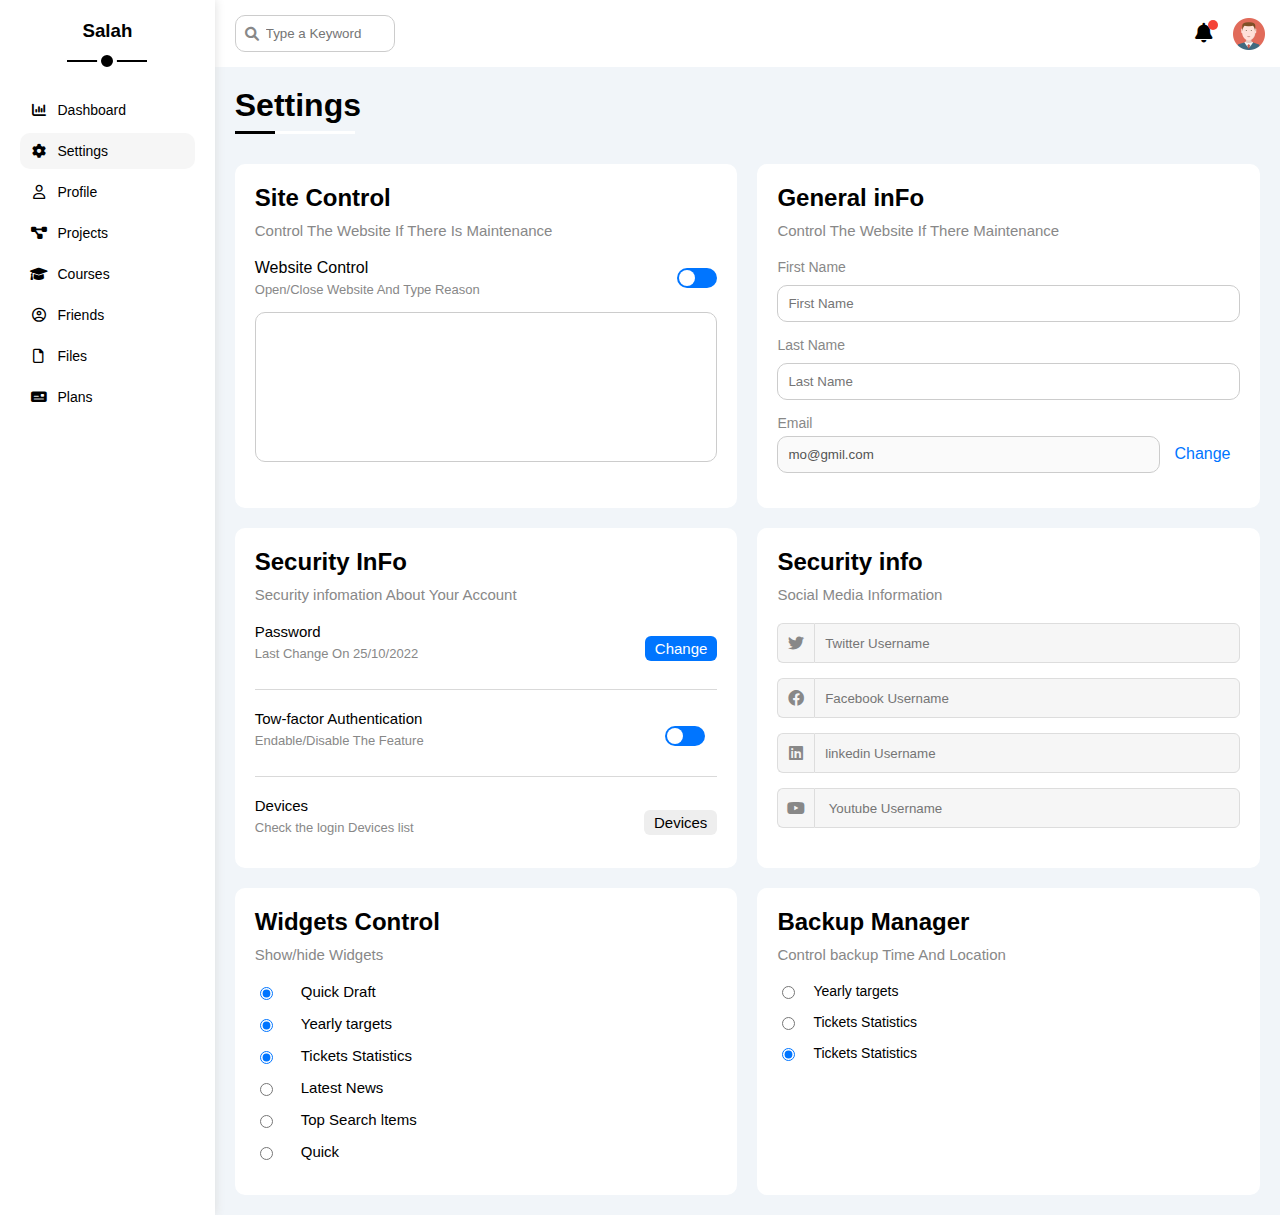
<file: seteing.html>
<!DOCTYPE html>
<html lang="en">
  <head>
    <meta charset="UTF-8" />
    <meta http-equiv="X-UA-Compatible" content="IE=edge" />
    <meta name="viewport" content="width=device-width, initial-scale=1.0" />
    <title>Settings</title>
    <link rel="stylesheet" href="mastar.css" />
    <link rel="stylesheet" href="Fremwork.css" />
    <link rel="preconnect" href="https://fonts.googleapis.com" />
    <link rel="preconnect" href="https://fonts.gstatic.com" crossorigin />
    <link
      href="https://fonts.googleapis.com/css2?family=Work+Sans:ital,wght@0,200;0,300;0,400;0,500;0,600;0,800;1,700&display=swap"
      rel="stylesheet"
    />
    <link
      rel="stylesheet"
      href="https://cdnjs.cloudflare.com/ajax/libs/font-awesome/6.0.0/css/all.min.css"
    />
  </head>
  <body>
    <div class="page d-flex">
      <div class="sidebar bg-white p-20 p-relative">
        <h3 class="p-relative txt-c mt-0">Salah</h3>
        <ul>
          <li>
            <a
              class=" d-flex align-centar fs-14 c-black rad-6 p-10"
              href="index.html"
            >
              <i class="fa-solid fa-chart-column fa-fw"></i>
              <span>Dashboard</span>
            </a>
          </li>
          <li>
            <a
              class="active d-flex align-centar fs-14 c-black rad-6 p-10"
              href="seteing.html"
            >
              <i class="fa-solid fa-gear fa-fw"></i>
              <span>Settings</span>
            </a>
          </li>
          <li>
            <a
              class="d-flex align-centar fs-14 c-black rad-6 p-10"
              href="Profile.html"
            >
              <i class="fa-regular fa-user fa-fw"></i>
              <span>Profile</span>
            </a>
          </li>
          <li>
            <a
              class="d-flex align-centar fs-14 c-black rad-6 p-10"
              href="projects.html"
            >
              <i class="fa-solid fa-diagram-project fa-fw"></i>
              <span>Projects</span>
            </a>
          </li>
          <li>
            <a
              class="d-flex align-centar fs-14 c-black rad-6 p-10"
              href="Courses.html"
            >
              <i class="fa-solid fa-graduation-cap fa-fw"></i>
              <span>Courses</span>
            </a>
          </li>
          <li>
            <a
              class="d-flex align-centar fs-14 c-black rad-6 p-10"
              href="Friends.html"
            >
              <i class="fa-regular fa-circle-user fa-fw"></i>
              <span>Friends</span>
            </a>
          </li>
          <li>
            <a
              class="d-flex align-centar fs-14 c-black rad-6 p-10"
              href="Fies.html"
            >
              <i class="fa-regular fa-file fa-fw"></i>
              <span>Files</span>
            </a>
          </li>
          <li>
            <a
              class="d-flex align-centar fs-14 c-black rad-6 p-10"
              href="Plans.html"
            >
              <i class="fa-solid fa-money-check fa-fw"></i>
              <span>Plans</span>
            </a>
          </li>
        </ul>
      </div>

      <div class="content w-full">
        <!-- start head -->
        <div class="head bg-white p-15 between-flex">
          <div class="shearch p-relative">
            <i class="fa-solid fa-magnifying-glass fa-lg"></i>
            <input class="p-10" type="search" placeholder="Type a Keyword" />
          </div>
          <div class="icons d-flex align-centar">
            <span class="notiffication p-relative">
              <i class="fa-solid fa-bell fa-lg"></i>
            </span>
            <img src="imegs/avatar.png " alt="" />
          </div>
        </div>
        <!-- end head -->
        <h1 class="p-relative">Settings</h1>
        <div class="settings-page m-20 d-grid gap-20">
          <!-- start Settings box -->
          <div class="p-20 bg-white rad-10">
            <h2 class="mt-0 mb-10">Site Control</h2>
            <p class="mt-0 mb-20 c-grey fs-15">
              Control The Website If There Is Maintenance
            </p>
            <div class="mb-15 between-flex">
              <div>
                <span>Website Control</span>
                <p class="c-grey mt-5 mb-0 fs-13">
                  Open/Close Website And Type Reason
                </p>
              </div>
              <div>
                <label>
                  <input type="checkbox" checked />
                  <span class="check"></span>
                </label>
              </div>
            </div>
            <textarea
              class="close-massage p-10 rad-6 d-block w-full"
              placeholder="Close Massage Content"
            >
            </textarea>
          </div>
          <!-- end Settings box -->
          <!-- start General inFo -->
          <div class="bg-white p-20 rad-10">
            <h2 class="mt-0 mb-10">General inFo</h2>
            <p class="c-grey fs-15 mt-0 mb-20">
              Control The Website If There Maintenance
            </p>
            <div class="mb-15">
              <label class="fs-14 c-grey d-block mb-10" for=""
                >First Name</label
              >
              <input
                class="b-none bordae-ccc p-10 rad-6 d-block w-full"
                type="tex"
                id="first"
                placeholder="First Name"
              />
            </div>
            <div class="mb-15">
              <label class="fs-14 c-grey d-block mb-10" for="">Last Name</label>
              <input
                class="b-none bordae-ccc p-10 rad-6 d-block w-full"
                type="tex"
                id="first"
                placeholder="Last Name"
              />
            </div>
            <div class="mb-15">
              <label class="fs-14 c-grey d-block mb-5" for="">Email</label>
              <input
                class="email b-none bordae-ccc p-10 rad-6 w-full mr-10"
                id="email"
                type="email"
                value="mo@gmil.com"
                disabled
              />
              <a class="c-blue" href="#">Change</a>
            </div>
          </div>
          <!-- end General inFo -->
          <!-- start Security info  -->
          <div class="bg-white p-20 rad-10">
            <h2 class="mt-0 mb-10">Security InFo</h2>
            <p class="c-grey fs-15 mt-0 mb-20">
              Security infomation About Your Account
            </p>
            <div class="between-flex mb-20 pb-15 b-bott-ccc">
              <div>
                <span class="fs-15">Password</span>
                <p class="c-grey fs-13 mt-5">Last Change On 25/10/2022</p>
              </div>
              <div>
                <a class="btn-shape bg-blue c-white fs-15" href="#">Change</a>
              </div>
            </div>
            <div class="between-flex mb-20 pb-15 b-bott-ccc">
              <div>
                <span class="fs-15">Tow-factor Authentication</span>
                <p class="c-grey fs-13 mt-5">Endable/Disable The Feature</p>
              </div>
              <div>
                <label>
                  <input type="checkbox" checked />
                  <span class="check m-left"></span>
                </label>
              </div>
            </div>
            <div class="between-flex">
              <div>
                <span class="fs-15">Devices</span>
                <p class="c-grey fs-13 mt-5">Check the login Devices list</p>
              </div>
              <a class="btn-shape c-black bg-eee fs-15" href="#">Devices</a>
            </div>
          </div>
          <!-- end Security info  -->
          <!-- Start social info -->
          <div class="social-boxes bg-white p-20 rad-10">
            <h2 class="mt-0 mb-10">Security info</h2>
            <p class="mt-0 mb-20 c-grey fs-15">Social Media Information</p>
            <div class="d-flex align-centar mb-15">
              <i class="fa-brands fa-twitter c-grey center-flex"></i>
              <input
                class="w-full"
                type="text"
                placeholder="Twitter Username"
              />
            </div>
            <div class="d-flex align-centar mb-15">
              <i class="fa-brands fa-facebook c-grey center-flex"></i>
              <input
                class="w-full"
                type="text"
                placeholder="Facebook Username"
              />
            </div>
            <div class="d-flex align-centar mb-15">
              <i class="fa-brands fa-linkedin c-grey center-flex"></i>
              <input
                class="w-full"
                type="text"
                placeholder="linkedin Username"
              />
            </div>
            <div class="d-flex align-centar mb-15">
              <i class="fa-brands fa-youtube c-grey center-flex"></i>
              <input
                class="w-full"
                type="text"
                placeholder=" Youtube Username"
              />
            </div>
          </div>
          <!-- end social info -->
          <!-- start widgets control -->
          <div class="widgets-control bg-white p-20 rad-10">
            <h2 class="mt-0 mb-10">Widgets Control</h2>
            <p class="mt-0 mb-20 c-grey fs-15">Show/hide Widgets</p>
            <div class="control d-flex align-centar mb-15">
              <input id="one" type="radio" name="ll" value="mac" checked />
              <label for="one"> Quick Draft</label>
            </div>
            <div class="control d-flex align-centar mb-15">
              <input id="mo" type="radio" name="oo" value="mac" checked />
              <label for="mo"> Yearly targets</label>
            </div>
            <div class="control d-flex align-centar mb-15">
              <input id="two" type="radio" name="uu" value="mac" checked />
              <label for="two">Tickets Statistics</label>
            </div>
            <div class="control d-flex align-centar mb-15">
              <input id="tre" type="radio" name="os" value="mac" checked />
              <label for="tre"> Latest News</label>
            </div>
            <div class="control d-flex align-centar mb-15">
              <input id="fur" type="radio" name="os" value="mac" checked />
              <label for="fur"> Top Search ltems</label>
            </div>
            <div class="control d-flex align-centar mb-15">
              <input id="fu" type="radio" name="os" value="mac" checked />
              <label for="fu"> Quick</label>
            </div>
          </div>
          <!-- end widgets control -->
          <!-- start backup manager -->
          <div class="backup-control bg-white p-20 rad-10">
            <h2 class="mt-0 mb-10">Backup Manager</h2>
            <p class="mt-0 mb-20 c-grey fs-15">
              Control backup Time And Location
            </p>
            <div class="date d-flex align-centar mb-15">
              <input id="loo" type="radio" name="os" value="mac" checked />
              <label class="pl-15 fs-14" for="loo"> Yearly targets</label>
            </div>
            <div class="d-flex align-centar mb-15">
              <input id="mn" type="radio" name="os" value="mac" checked />
              <label class="pl-15 fs-14" for="mn">Tickets Statistics</label>
            </div>
            <div class="d-flex align-centar mb-15">
              <input id="mn" type="radio" name="os" value="mac" checked />
              <label class="pl-15 fs-14" for="mn">Tickets Statistics</label>
            </div>
              </div>
            </div>
          </div>
          <!--end backup manager -->
        </div>
      </div>
    </div>
  </body>
</html>
</file>
<file: mastar.css>
:root{
--blu-color:#0075ff;
--blu-alt-color:#0d69d5;
--orange-color:#f59e0b;
--green-color:#22c55e;
--red-color:#f44336;
--grey-color:#888;
}

*{
box-sizing: border-box;
}
body{
font-family: "Open Sans" , sans-serif;
margin: 0;
}

*:focus{
outline: none;
}
a{
text-decoration: none;
}
ul{
list-style: none;
padding: 0;
}
::-webkit-scrollbar{
width: 15px;
}
::-webkit-scrollbar-track{
background-color: white;
}
::-webkit-scrollbar-thumb{
background-color: var(--blu-color);
}

::-webkit-scrollbar-thumb:hover{
background-color: var(--blu-alt-color);
}

.page{
background-color: #f1f5f9;
min-height: 100vh;
}
/* start sidebar */
.sidebar{
width: 250px;
box-shadow: 0 0 10px #ddd;
}
.sidebar > h3{
margin-bottom: 50px;
}
.sidebar > h3::before{
content: "";
background-color: black;
width: 80px;
height: 2px;
position: absolute;
bottom: -20px;
transform: translateX(-50%);
left: 50%;
}
.sidebar > h3::after{
content: "";
position: absolute;
left: 50%;
bottom: -29px;
width: 12px;
height: 12px;
border-radius: 50%;
background-color: black;
border: 4px solid white;
transform: translateX(-50%);
}

.sidebar ul li a:hover,
.sidebar ul li a.active{
background-color: #f6f6f6;
}

.sidebar ul li a{
transition: 0.3s;
margin-bottom: 5px;
}
.sidebar ul li a span{
font-size: 14px;
margin-left: 10px; 
}

@media(max-width: 767px){
.sidebar{
    width: 60px;
    padding: 10px;
}
.sidebar ul li a span{
    display: none;
}
.sidebar > h3{
    font-size: 8px;
    margin-bottom:15px ;
}
.sidebar > h3::before,
.sidebar > h3::after
{
display: none;
}

}
/* end sidebar */
/* start content */
.content{
overflow: hidden;
}

.head .shearch i{
font-weight: 900;
position: absolute;
left: 15px;
top: 50%;
transform: translateY(-50%);
font-size: 14px;
color: var(--grey-color);

}
.head .shearch input{
border-radius: 10px;
border: #ccc solid 1px;
margin-left: 5px;
padding-left: 30px;
width: 160px;
transition: 0.3s;
}

.head .shearch input:focus{
width: 200px;
}

.head .shearch input:focus::placeholder{
opacity: 0;
}

.head .icons .notiffication::before{
content: "";
position: absolute;
width: 10px;
height: 10px;
border-radius: 50%;
background-color: var(--red-color);
right: -5px;
top: -5px;
}

.head .icons img{
width: 32px;
height: 32px;
margin-left: 20px;
}
.page h1{
margin:20px 20px 40px;
}

.page h1::before,
.page h1::after{
content: "";
position: absolute;
height: 3px;
bottom: -10px;
left: 0;
}

.page h1::before{
background-color: white;
width: 120px;
}
.page h1::after{
background-color: black;
width: 40px;
}
.wrapper{
grid-template-columns: repeat(auto-fill, minmax(450px, 1fr));
margin-left:20px ;
margin-right:20px ;
}
@media(max-width: 767px){
.wrapper {
    grid-template-columns:minmax(200px, 1fr) ;
    margin-left:10px ;
    margin-right:10px ;
    gap: 10px;
}
}
/* end  content */
/* start welcome widget */
.welcome{
    overflow:hidden ;
}

.welcome .intro img{
    width: 170px;
    margin-bottom: -10px;
}

.welcome .avatar{
    width: 64px;
    height: 64px;
    border: 2px solid white;
    border-radius: 50%;
    padding: 2px;
    box-shadow: 0 0 5px #ddd;
    margin-left: 20px;
    margin-top: -32px;
}
.welcome .body {
    border-top: 1px solid #eee;
    border-bottom: 1px solid #eee;
}

.welcome .body > div{
    flex: 1;
}

.welcome .visit{
    margin:0 15px 15px auto ;
    transition: 0.3s;
} 
.welcome .visit:hover{
    background-color: var(--blu-alt-color);
}
@media(max-width: 767px){
    .welcome .intro {
    padding-bottom: 30px;
    }
    .welcome .avatar{
        margin-left: 0;
    }
    .welcome .body > div:not(:last-child){
        margin-bottom: 20px;
    }
    }
/* end welcome end */
/* <!-- start Quick draft widget --> */
.quick-draft textarea{
    resize: none;
    min-height: 180px;
}
.quick-draft .Save {
margin-left:auto ;
transition: 0.3s;
cursor: pointer;
}
.quick-draft .Save:hover{
    background-color: var(--blu-alt-color);
}
/* <!-- end Quick draft widget --> */
/* <!-- start targets --> */
.targets .targets-row .icon{
    width: 80px;
    height: 80px;
    margin-right: 15px;
}
.targets .details{
    flex: 1;
}

.targets .details .progress{
    height: 4px;
}

.targets .details .progress > span{
    position: absolute;
    left: 0;
    top: 0;
    height: 100%;
}
.targets .details .progress > span span{
    position: absolute;
    bottom: 16px;
    right: -16px;
    color: white;
    padding: 2px 5px;
    font-size: 13px;
}

.blue .icon,
.blue .progress{
    background-color: rgb(0 117 255 / 20% );
}

.orange .icon,
.orange  .progress{
    background-color: rgb(245 158 11 / 20% );
}
.green .icon,
.green .progress{
    background-color: rgb(34 197 94 / 20% );
}

/* <!-- end targets --> */
/* <!-- start ticket widget --> */
.tickets .box{
    border: 1px solid #ccc;
    width: calc(50% - 10px);
}
@media(max-width: 767px){
    .tickets .box{
    width: 100%;
    }
}
/* <!-- end ticket widget --> */

/* <!-- start latest news --> */
.latest-news .news-row:not(:last-of-type){
margin-bottom: 20px;
padding-bottom: 20px;
border-bottom: #eee solid 1px;
}

.latest-news .news-row img{
width: 100px;
border-radius: 6px;
margin-right: 15px;
}
.latest-news .info{
    flex-grow:1 ;
}
.latest-news .info h3{
margin: 0 0 6px;
font-size: 16px;
}
@media(max-width: 767px){
    .latest-news .news-row{
    display: block;
    }
    .latest-news .news-row .label1{
        margin: 10px auto ;
        width: fit-content;
    }
}

/* <!-- end latest news --> */
/* <!-- start tasks --> */
.tasks .tasks-row:not(:last-of-type){
    margin-bottom: 15px;
    padding-bottom: 15px;
    border-bottom: #eee solid 1px;
}
.tasks-row .info{
    flex-grow: 1;
}
.tasks .done{
    opacity: 0.3;
}
.tasks .done h3 ,
.tasks .done p{
    text-decoration: line-through;
}

.tasks .delete{
    cursor: pointer;
    transition: 0.3s;
}

.tasks .delete:hover{
color: var(--red-color);
}
/* <!-- end tasks --> */
/* <!-- start search items --> */
.search .items-head{
padding-bottom: 15px;

}

/* <!-- start latest Uploads --> */
.latest .latest-Uploads img{
width: 50px;
padding-right: 20px;


}

.latest-Uploads .info {
flex-grow: 1;  
}
.latest .latest-Uploads:not(:last-of-type){
margin-bottom: 10px;
padding-bottom: 10px;
border-bottom: #eee solid 1px;
}
/* <!-- end latest Uploads --> */
/* <!-- start last project widget --> */
.last-project ul::before{
content: "";
position: absolute;
left: 11px;
width: 2px;
height: 100%;
background-color: var(--blu-color);
}
.last-project ul li::before{
content: "";
width: 20px;
height: 20px;
display: block;
border-radius: 50%;
background-color: white;
border: solid  2px white;
outline:solid  2px var(--blu-color) ;
margin-right: 15px;
z-index: 1;
}
.last-project ul li.done::before{
background-color: var(--blu-color);
}
.last-project ul li.current::before{
animation: change-color 0.8s infinite alternate;
}
.last-project .launch-icon{
position: absolute;
width: 160px;
bottom: 22px;
right: 0;
opacity: 0.1;

}
/* <!-- end last project widget --> */
/* <!-- start reminders --> */
.reminders ul li .key{
width: 15px;
height: 15px;
}
.reminders ul li > .blue{
border-left: 2px solid var(--blu-color);
}
.reminders ul li > .green{
border-left: 2px solid var(--green-color);
}
.reminders ul li > .orange{
border-left: 2px solid var(--orange-color);
}
.reminders ul li > .red{
border-left: 2px solid var(--red-color);
}
/* <!-- end reminders --> */
/* <!-- start latest post --> */
.latest-post .avatar{
width: 48px;
height: 48px;
}
.latest-post .post-content{
text-transform: capitalize;
line-height: 1.8;
border-top: 1px solid #eee;
border-bottom: 1px solid #eee;
min-height: 140px;
}
/* <!-- end latest post --> */

/* <!-- start social media --> */
.social-media .box{
padding-left:70px ;
margin-bottom: 22px;
}
.social-media .box i{
position: absolute;
left: 0;
top: 0;
width: 52px;
transition: 0.3s;
display: flex;
align-items: center;
justify-content: center;
}
.social-media .box i:hover{
transform: rotate(5deg);
}
.social-media .twitter{
background-color:rgb(29 161 242 / 20%);
color: #1da1f2;
}
.social-media .twitter i,
.social-media .twitter a{
background-color: #1da1f2;

}

.social-media .Facebook{
background-color:rgb(24 119 242 / 20%);
color: #1da1f2;
}
.social-media .Facebook i,
.social-media .Facebook a{
background-color:#1277f2;

}

.social-media .Youtube{
background-color:rgb(255 0 0 / 20%);
color: #ff0000;
}
.social-media .Youtube i,
.social-media .Youtube a{
background-color: #ff0000;

}

.social-media .linkedin{
background-color:rgb(0 119 181 / 20%);
color: #0077b5;
}
.social-media .linkedin i,
.social-media .linkedin a{
background-color:#0077b5;

}
/* <!-- END social media --> */
/* <!-- star projects table --> */
.projects .responsive-table{
overflow-x: auto;
}
.projects table{
min-width: 1360px;
border-spacing: 0;
}

@media(max-width: 767px){
.projects table{
min-width: 1000px;
}
}

.projects thead td{
background-color: #eee;
font-weight: bold;
}
.projects table td{
padding: 15px;
}
.projects table tr:hover td{
background-color: #faf7f7;
}
.projects tbody td{
border-bottom: 1px solid #eee;
border-left: 1px solid #eee;
transition: 0.3s;
}
.projects table tbody tr td:last-child{
border-right: 1px solid #eee;
}
.projects table img{
width: 32px;
height: 32px;
border-radius: 50%;
padding: 2px;
background-color: white;
}
.projects table img:not(:first-child){
margin-left: -20px;
}

.projects table .labol1{
font-size: 13px;
cursor: pointer;
mae
}
/* <!-- end projects table --> */
/* <!-- start Settings box --> */

.settings-page{
    grid-template-columns: repeat(auto-fill,minmax(500px, 1fr) );

}

@media (max-width:767px){
    .settings-page{
        grid-template-columns:minmax(200px, 1fr);
        margin-left: 10px;
        margin-right: 10px;
        gap: 10px;
    }
}

.settings-page .email{
    display: inline-flex; 
    width:calc(100% - 80px ) ;
    }

.settings-page .close-massage {
border: 1px solid #ccc ;
resize: none;
min-height: 150px;
}
/* <!-- end Settings box --> */
/* !-- Start social info --> */
.settings-page .social-boxes i{
width: 40px;
height: 40px;
background-color: #f6f6f6;
border: 1px solid #ddd;
border-right: none;
display: flex;
border-radius: 6px 0 0 6px;
transition: 0.3s;

}
.settings-page .social-boxes input{
height: 40px;
background-color: #f6f6f6;
border: 1px solid #ddd;
padding-left: 10px;
border-radius: 0 6px 6px 0;

}
.settings-page .social-boxes > div:focus-within i{
color:black;
}

/* !-- end social info --> */
/* <!-- start widgets control --> */

.widgets-control .control label  {
padding-left: 25px;
font-size: 15px;
input 
}
/* <!-- end widgets control --> */

/*  start Profile-page   */
@media (max-width:767px){
.Profile-page .ovarview {
flex-direction: column;
}
}
.Profile-page .avatar-box{
width: 300px;
}

@media(min-width:768px){
.Profile-page .avatar-box{
border-right: 1px solid #eee;
}
}

.Profile-page .avatar-box > img{
width: 120px;
height: 120px;
}

.Profile-page .avatar-box .level{
height: 6px;
overflow: hidden;
margin: auto;
width: 53%;
}

.Profile-page .avatar-box .level span{
position: absolute;
left: 0;
top: 0;
height: 100%;
border-radius: ;
background-color: var(--blu-alt-color);
}

.Profile-page .info-box .box{
flex-wrap: wrap;
border-bottom: 1px solid #eee;
}
.Profile-page .info-box .box:hover{
background-color: #f9f9f9;
}
.Profile-page .info-box .box > div{
min-width: 250px;
padding: 10px 0 0  ;
}
.Profile-page .info-box h4 {
font-weight: normal;
}

@media (max-width:767px){
.Other-data  {
flex-direction: column;
}
}

.Other-data .skills-card{
flex-grow: 1;
} 

.Other-data .skills-card ul li{
padding: 15px 0;

} 
.Other-data .skills-card ul li:not(:last-child){
border-bottom: 1px solid #eee;

} 
.Other-data .skills-card ul li span{
display: inline-flex;
padding: 4px 10px;
background-color: #eee;
border-radius: 6px;
font-size: 14px;

} 
.Other-data .skills-card ul li span:not(:last-child){
margin-right: 5px;
}


.Other-data .aktivities {
flex-grow: 2;
} 

.aktivities .aktivitiey:not(:last-child){
border-bottom: 1px solid #eee;
padding: 20px;
margin: 20px;
}
.aktivities .aktivitiey img{
width: 64px;
height: 64px;
margin-right: 10px;
}


@media (min-width:768px){
.aktivitiey .date{
margin-left: auto;
text-align: right;
}
}

@media (max-width:767px){
    .aktivitiey {
    flex-direction: column;
    }
    .aktivitiey img {
    margin-right: 0;
    margin-bottom: 15px;
    }
    .aktivitiey .date{
        margin-top: 15px;
    }
    
}
/* end Profile-page  */

/* start Projects-page */
.Projects-page{
    grid-template-columns: repeat(auto-fill,minmax(500px, 1fr) );

}

@media (max-width:767px){
    .Projects-page {
        grid-template-columns:minmax(200px, 1fr);
        margin-left: 10px;
        margin-right: 10px;
        gap: 10px;
    }
}

.Projects-page .Project .date{
position: absolute;
right: 10px;
top: 10px;
}
.Projects-page .Project h4{
font-weight: normal;
}
.Projects-page .Project .team{
position: relative;
min-height: 80px;

}
.Projects-page .Project .team a{
position: absolute;
left: 0;
bottom: 0;
}
.Projects-page .Project .team a:nth-child(2){
left: 25px;
}
.Projects-page .Project .team a:nth-child(3){
left: 50px;
}
.Projects-page .Project .team a:nth-child(4){
left: 75px;
}
.Projects-page .Project .team a:nth-child(5){
left: 100px;
}
.Projects-page .Project .team a:hover{
z-index: 1000;
}
.Projects-page .Project .team img{
width: 40px;
height: 40px;
border-radius: 50%;
border: 2px solid white;
}

.Projects-page .Project .teche{
justify-content: flex-end;
border-top:1px solid #eee ;
padding-top: 15px;
margin-top: 15px;
}
@media (max-width:767px){
.Projects-page .Project .teche{
flex-direction: column;
}
}

.Projects-page .Project .teche span{
padding: 3px 8px;
margin-left: 5px;
width: fit-content;
}

@media (max-width:767px){
.Projects-page .Project .teche span:not(:last-child){
margin-bottom: 15px;
}
}


.Projects-page .Project .info{
border-top: 1px solid #eee;
margin-top: 15px;
padding-top: 15px;
}
@media (max-width:767px){
.Projects-page .Project .info{
flex-direction: column;
}
}

.Projects-page .Project .prog {
height: 8px;
width: 260px;
position: relative;
border-radius: 6px;
}

@media (max-width:767px){
.Projects-page .Project .prog{
margin-bottom:15px ;
max-width: 121px;
}
}

.Projects-page .Project .prog span{
    position: absolute;
    left: 0;
    top: 0;
    height: 100%;
    border-radius: 6px;
}

/*end Projects-page */

/* Start Courses-page  */
.Courses-page{
    grid-template-columns: repeat(auto-fill,minmax(300px, 1fr) );

}
@media (max-width:767px){
    .Courses-page{
        grid-template-columns:minmax(200px, 1fr);
        margin-left: 10px;
        margin-right: 10px;
        gap: 10px;
    }
}

.Courses-page .Courses{
    overflow: hidden;
}
.Courses-page .Courses .cover{
max-width: 100%;
}
.Courses-page .Courses img{
  width: 100%;
}


.Courses-page .Courses .instructor{
position: absolute;
width: 64px;
height: 64px;
top: 20px;
left: 20px;
border-radius: 50%;
border: 2px solid white;
}
.Courses-page .Courses .description {
    line-height: 1.6;
}
.Courses-page .Courses .info{
border-top:1px solid #eee  ;
font-size: 13px;
}
.Courses-page .Courses .info .title{
    position: absolute;
    left: 50%;
    top:-13px ;
    transform: translateX(-50%);
    font-size: 13px;
    
}

/* end Courses-page  */
/* start Friends */
.Friends-page{
    grid-template-columns: repeat(auto-fill,minmax(300px, 1fr) );

}

@media (max-width:767px){
    .Friends-page{
        grid-template-columns:minmax(200px, 1fr);
        margin-left: 10px;
        margin-right: 10px;
        gap: 10px;
    }
}

.Friends-page .contact{
position: absolute;
left: 10px;
top: 10px;
}
.Friends-page .contact i{
    background-color: #eee;
    padding: 10px;
    border-radius: 50%;
    color: #666;
    font-size: 13px;
    cursor: pointer;
    transition: 0.3s;
}

.Friends-page .contact i:hover{
    background-color: var(--blu-color);
    color: white;
}
.Friends-page .Friends .icons{
border-top: 1px solid #eee;
border-bottom: 1px solid #eee;
margin-top: 15px;
margin-bottom: 15px;
padding-top: 15px;
padding-bottom: 15px;
}
.Friends-page .Friends .icons i{
    margin-right: 5px;
}



@media (max-width:740px){
    .info .btn-m {
        margin: 0;
        padding: 2px 4px;
      
    }
}

/* end Friends */

/* start Files page */
.files-page{
    flex-direction: row-reverse;
    align-items:flex-start;
}

@media (max-width:767px){
    .files-page{
        flex-direction: column;
        align-items: normal;
    }
}

.files-page .files-stats {
min-width: 260px;
}

.files-page .files-stats .icon{
width: 40px;
height: 40px;
margin-right: 10px;
}
.files-page .files-stats .size {
margin-left: auto;
}



.files-page .files-stats .blue  {
    background-color: rgb(0 117 255 / 20% );
}
.files-page .files-stats .orange {
    background-color: rgb(245 158 11 / 20% );
}


.files-page .files-stats .green {
    background-color: rgb(34 197 94 / 20% );
}


.files-page .files-stats .red  {
    background-color: rgba(156, 53, 65, 0.2);
}
.files-page .files-stats .upload  {
margin: 15px auto 0;

}

.files-page .files-stats .upload:hover {
background-color: var(--blu-alt-color);
}

.files-page .files-content {
flex: 1;
grid-template-columns: repeat(auto-fill,minmax(200px, 1fr));
}
.files-page .files-content img {
    width: 64px;
    height: 64px;
    transition: 0.3s;
}
.files-page .files-content .file:hover img {
    transform: rotate(5deg);
}
.files-page .files-content .info {
    border-top: solid 1px #eee;
}
/* end Files page */

/* start Plans-page */
.Plans-page{
grid-template-columns: repeat(auto-fill,minmax(450px, 1fr) );
}
@media (max-width:767px){
    .Plans-page{
        grid-template-columns:minmax(250px, 1fr);
        margin-left: 10px;
        margin-right: 10px;
        gap: 10px;
    }
}

@media (max-width:653px){
    .Plans-page{
        grid-template-columns:minmax(190px, 1fr);
        margin-left: 10px;
        margin-right: 10px;
        gap: 10px;
    }
}

.Plans-page .plan .top{
border: 3px solid white;
outline: 3px solid transparent;
}
.Plans-page .plan.green .top{
    outline-color: var(--green-color);
}

.Plans-page .plan.blue .top{
    
    outline-color: var(--blu-color);
}
.Plans-page .plan.orange .top{
    outline-color: var(--orange-color);
}
.Plans-page .plan .price {
position:relative ;
font-size: 40px;
width: fit-content;
margin: auto;
}
.Plans-page .plan .price span{
position: absolute;
left: -20px;
top: 0;
font-size: 25px;
}
.Plans-page .plan ul li {
padding: 15px;
align-items: center;
font-size: 15px;
border-bottom: 1px solid #eee;
}
.Plans-page ul .yes  {
color: var(--green-color);
}

.Plans-page ul .help {
color: var(--grey-color);
margin-left: auto;
cursor: pointer;
 }

/* end Plans-page */

/* start animation */
@keyframes change-color {
from{
background-color: var(--blu-color);
}
to{
    background-color: white;
}
}

input[ type="checkbox"]{
-webkit-appearance: none;
visibility: hidden;
display: none;


}
.check{
position: relative;
display: block;
width: 40px;
height: 20px;
background:rgb(220, 214, 214);
cursor: pointer;
border-radius: 20px;
overflow: hidden;
transition: ease-in 0.5s;
}
input[ type="checkbox"]:checked ~ .check{
background: var(--blu-color);

}
.check::before{
content: "";
position: absolute;
top: 2px;
left:2px ;
background: #fff;
width: 16px;
height: 16px;
border-radius: 50%;
transition: 0.5s;
}
input[ type="checkbox"]:checked ~ .check::before{
transform: translateX(-50px);
}

.check::after{
content: "";
position: absolute;
top: 2px;
left:2px ;
background:#fff;
width: 16px;
height: 16px;
border-radius: 50%;
transition: 0.5s;
transform: translateX(50px);
}
input[ type="checkbox"]:checked ~ .check::after{
transform: translateX(0px);

}


/* end animation */
</file>
<file: Fremwork.css>
:root{
    --blu-color:#0075ff;
    --blu-alt-color:#0d69d5;
    --orange-color:#f59e0b;
    --green-color:#22c55e;
    --red-color:#f44336;
    --grey-color:#888;
}

/* star box */
.d-flex{
    display: flex;
}
.d-block {
    display: block;
}

.space-between{
    justify-content: space-between;
}
.d-grid{
    display: grid;
}
.gap-20{
    gap: 20px;
}

.align-centar{
    align-items: center;
}

@media(max-width: 767px){
    .block-mobile {
    display: block;
    }
    .hide-moile{
        display: none
        ;
    }
}
/* end box */
/* start pading + margin */
.p-20{
    padding: 20px;
}

.p-15{
    padding: 15px;
}
.pt-10{
    padding-top: 10px;
}
.pt-15{
    padding-top: 15px;
}
.pt-20{
    padding-top: 20px;
}
.p-10{
    padding: 10px;
}
.pb-20{
    padding-bottom: 20px;
}
.pb-15{
    padding-bottom: 15px;
}

.pl-15{
    padding-left: 15px;
}
.p-act{
    padding: 0px 38px
}
.m-l{
    margin-left:21px ;
}
.m-20{
    margin: 20px;
}
.m-15{
    margin: 15px;
}
.m-0{
    margin: 0;
}
.m-auto{
    margin: auto;
}

.mt-0{
    margin-top: 0;
}
.mt-15{
    margin-top: 15px;
}
.mt-10{
    margin-top: 10px;
}
.mt-5{
    margin-top: 5px;
}
.mt-15{
    margin-top: 15px;
}
.mt-20{
    margin-top: 20px;
}
.mt-25{
    margin-top: 25px;
}
.mb-0{
    margin-bottom: 0px;
}
.mb-5{
    margin-bottom: 5px;
}
.mb-20{
    margin-bottom: 20px;
}
.mb-15{
    margin-bottom: 15px;
}
.mb-10{
    margin-bottom: 10px;
}
.mb-5{
    margin-bottom: 5px;
}
.m-left{
    margin-left: -52px;
}
.mr-10{
    margin-right: 10px;
}
.mr-15{
    margin-right: 15px;
}
.w-full{
    width: 100%;
}
.w-100{
    width: 100px;
}
.h-100{
   height: 100px;
}
.w-fit{
    width:fit-content ;
}
/* end pading + margin */
/* start color */

.bg-white{
    background-color: white;
}
.bg-eee{
    background-color: #eee;
}
.bg-red{
    background-color: #f44336;
}
.bg-blue{
    background-color: var(--blu-color);
}

.bg-orange{
    background-color: var(--orange-color);
}
.c-grey{
    color: var(--grey-color);
}

.bg-green{
    background-color: var(--green-color);
}
.c-black{
    color: black;
}
.c-white{
    color: white;
}
.c-blue{
    color: var(--blu-color);
}
.c-orange{
    color: var(--orange-color);
}
.c-red{
    color: red;
}
.c-green{
    color: var(--green-color);
}
/* end color */
/* start posirion */
.p-relative{
    position: relative;
}
.p-absolute{
    position: absolute;
}
/* end posirion */
/* start font */
.txt-c{
    text-align: center;
}
.fs-14{
    font-size: 14px;
}
.fs-15{
    font-size: 15px;
}
.fs-13{
    font-size: 13px;
}
.fs-25{
    font-size: 25px;
}
.fs-20{
    font-size: 20px;
}
.fw-bold{
    font-weight: bold;
}
.border-eee {
    border: 1px solid #eee;
}
@media(max-width: 767px){
    .txt-c-mobile {
    text-align: center;
    }
}

@media(max-width: 767px){
    .margin-mopil {
        margin: 10px 100px
    }
}



.h-full{
height: 100%;
}
/* end font */

/* start border */
.rad-6{
    border-radius: 10px;
}
.rad-10 {
    border-radius: 10px;
}
.rad-half{
    border-radius: 50%;
}
.b-none{
    border: none;
}
.bordae-ccc{
    border: 1px solid #ccc;
}
.b-bott-ccc{
    border-bottom: 1px solid rgba(204, 204, 204, 0.741) ;
}
/* end border */
/* start components */
.center-flex{
    display: flex;
    align-items: center;
    justify-content: center;
}
.f-order{
    order: -1;
}
.d-grid{
    display: grid;
}
.f-wrap{
    flex-wrap:wrap ;
}
.between-flex{
    display: flex;
    align-items: center;
    justify-content: space-between;
}
.btn-shape{
    padding: 4px 10px;
    border-radius: 6px;
}
/* end components */
</file>
